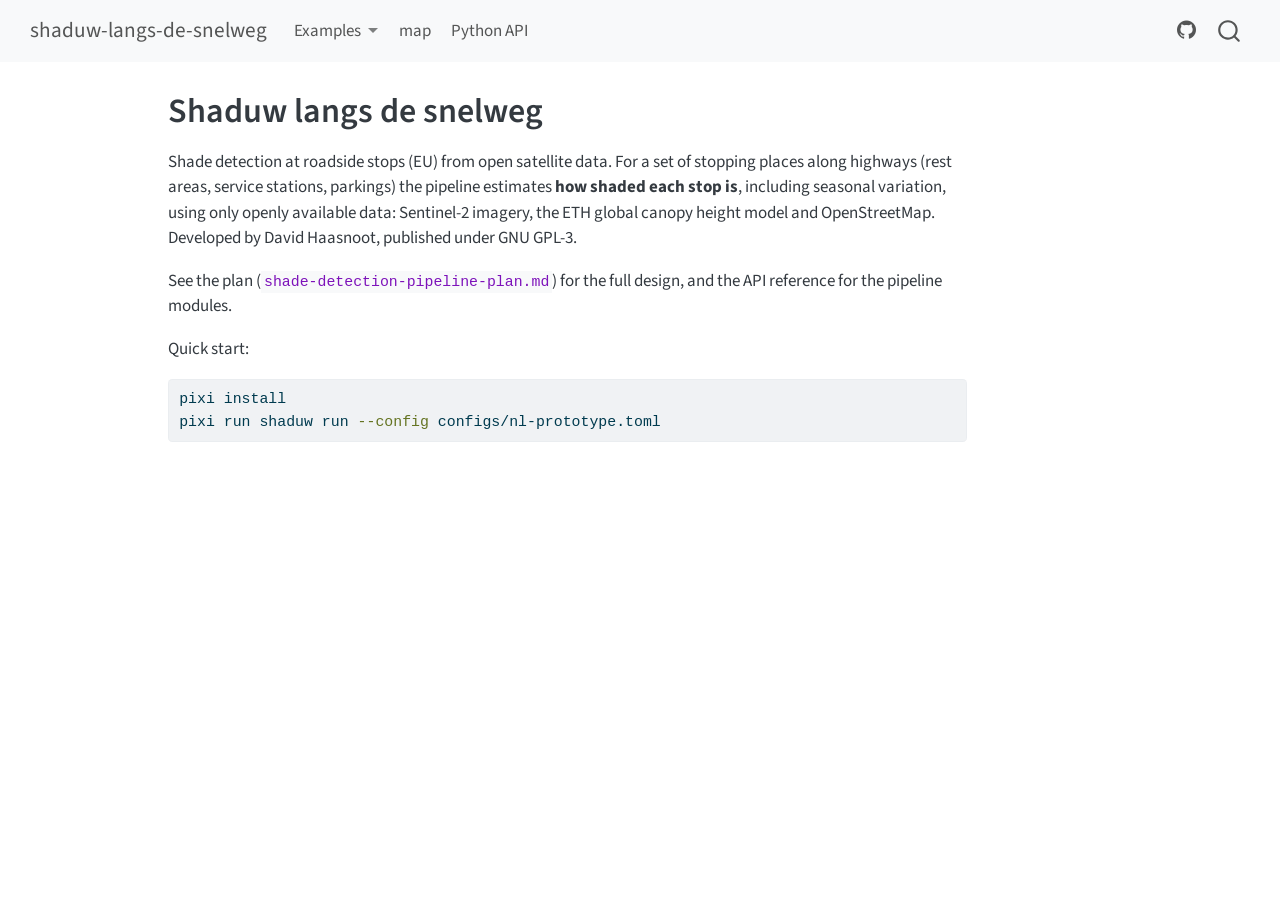
<file: index.html>
<!DOCTYPE html>
<html xmlns="http://www.w3.org/1999/xhtml" lang="en" xml:lang="en"><head>

<meta charset="utf-8">
<meta name="generator" content="quarto-1.5.57">

<meta name="viewport" content="width=device-width, initial-scale=1.0, user-scalable=yes">


<title>Shaduw langs de snelweg – shaduw-langs-de-snelweg</title>
<style>
code{white-space: pre-wrap;}
span.smallcaps{font-variant: small-caps;}
div.columns{display: flex; gap: min(4vw, 1.5em);}
div.column{flex: auto; overflow-x: auto;}
div.hanging-indent{margin-left: 1.5em; text-indent: -1.5em;}
ul.task-list{list-style: none;}
ul.task-list li input[type="checkbox"] {
  width: 0.8em;
  margin: 0 0.8em 0.2em -1em; /* quarto-specific, see https://github.com/quarto-dev/quarto-cli/issues/4556 */ 
  vertical-align: middle;
}
/* CSS for syntax highlighting */
pre > code.sourceCode { white-space: pre; position: relative; }
pre > code.sourceCode > span { line-height: 1.25; }
pre > code.sourceCode > span:empty { height: 1.2em; }
.sourceCode { overflow: visible; }
code.sourceCode > span { color: inherit; text-decoration: inherit; }
div.sourceCode { margin: 1em 0; }
pre.sourceCode { margin: 0; }
@media screen {
div.sourceCode { overflow: auto; }
}
@media print {
pre > code.sourceCode { white-space: pre-wrap; }
pre > code.sourceCode > span { display: inline-block; text-indent: -5em; padding-left: 5em; }
}
pre.numberSource code
  { counter-reset: source-line 0; }
pre.numberSource code > span
  { position: relative; left: -4em; counter-increment: source-line; }
pre.numberSource code > span > a:first-child::before
  { content: counter(source-line);
    position: relative; left: -1em; text-align: right; vertical-align: baseline;
    border: none; display: inline-block;
    -webkit-touch-callout: none; -webkit-user-select: none;
    -khtml-user-select: none; -moz-user-select: none;
    -ms-user-select: none; user-select: none;
    padding: 0 4px; width: 4em;
  }
pre.numberSource { margin-left: 3em;  padding-left: 4px; }
div.sourceCode
  {   }
@media screen {
pre > code.sourceCode > span > a:first-child::before { text-decoration: underline; }
}
</style>


<script src="site_libs/quarto-nav/quarto-nav.js"></script>
<script src="site_libs/quarto-nav/headroom.min.js"></script>
<script src="site_libs/clipboard/clipboard.min.js"></script>
<script src="site_libs/quarto-search/autocomplete.umd.js"></script>
<script src="site_libs/quarto-search/fuse.min.js"></script>
<script src="site_libs/quarto-search/quarto-search.js"></script>
<meta name="quarto:offset" content="./">
<script src="site_libs/quarto-html/quarto.js"></script>
<script src="site_libs/quarto-html/popper.min.js"></script>
<script src="site_libs/quarto-html/tippy.umd.min.js"></script>
<script src="site_libs/quarto-html/anchor.min.js"></script>
<link href="site_libs/quarto-html/tippy.css" rel="stylesheet">
<link href="site_libs/quarto-html/quarto-syntax-highlighting.css" rel="stylesheet" id="quarto-text-highlighting-styles">
<script src="site_libs/bootstrap/bootstrap.min.js"></script>
<link href="site_libs/bootstrap/bootstrap-icons.css" rel="stylesheet">
<link href="site_libs/bootstrap/bootstrap.min.css" rel="stylesheet" id="quarto-bootstrap" data-mode="light">
<script id="quarto-search-options" type="application/json">{
  "location": "navbar",
  "copy-button": false,
  "collapse-after": 3,
  "panel-placement": "end",
  "type": "overlay",
  "limit": 50,
  "keyboard-shortcut": [
    "f",
    "/",
    "s"
  ],
  "show-item-context": false,
  "language": {
    "search-no-results-text": "No results",
    "search-matching-documents-text": "matching documents",
    "search-copy-link-title": "Copy link to search",
    "search-hide-matches-text": "Hide additional matches",
    "search-more-match-text": "more match in this document",
    "search-more-matches-text": "more matches in this document",
    "search-clear-button-title": "Clear",
    "search-text-placeholder": "",
    "search-detached-cancel-button-title": "Cancel",
    "search-submit-button-title": "Submit",
    "search-label": "Search"
  }
}</script>


</head>

<body class="nav-fixed">

<div id="quarto-search-results"></div>
  <header id="quarto-header" class="headroom fixed-top">
    <nav class="navbar navbar-expand-lg " data-bs-theme="dark">
      <div class="navbar-container container-fluid">
      <div class="navbar-brand-container mx-auto">
    <a class="navbar-brand" href="./index.html">
    <span class="navbar-title">shaduw-langs-de-snelweg</span>
    </a>
  </div>
            <div id="quarto-search" class="" title="Search"></div>
          <button class="navbar-toggler" type="button" data-bs-toggle="collapse" data-bs-target="#navbarCollapse" aria-controls="navbarCollapse" role="menu" aria-expanded="false" aria-label="Toggle navigation" onclick="if (window.quartoToggleHeadroom) { window.quartoToggleHeadroom(); }">
  <span class="navbar-toggler-icon"></span>
</button>
          <div class="collapse navbar-collapse" id="navbarCollapse">
            <ul class="navbar-nav navbar-nav-scroll me-auto">
  <li class="nav-item dropdown ">
    <a class="nav-link dropdown-toggle" href="#" id="nav-menu-examples" role="link" data-bs-toggle="dropdown" aria-expanded="false">
 <span class="menu-text">Examples</span>
    </a>
    <ul class="dropdown-menu" aria-labelledby="nav-menu-examples">    
        <li>
    <a class="dropdown-item" href="./examples/notebooks/introduction.html">
 <span class="dropdown-text">Introduction: shadow model demo</span></a>
  </li>  
    </ul>
  </li>
  <li class="nav-item">
    <a class="nav-link" href="./examples/stops_shade_map.html"> 
<span class="menu-text">map</span></a>
  </li>  
  <li class="nav-item">
    <a class="nav-link" href="./reference/index.html"> 
<span class="menu-text">Python API</span></a>
  </li>  
</ul>
            <ul class="navbar-nav navbar-nav-scroll ms-auto">
  <li class="nav-item compact">
    <a class="nav-link" href="https://github.com/daafip/shaduw-langs-de-snelweg"> <i class="bi bi-github" role="img" aria-label="GitHub">
</i> 
<span class="menu-text"></span></a>
  </li>  
</ul>
          </div> <!-- /navcollapse -->
            <div class="quarto-navbar-tools">
</div>
      </div> <!-- /container-fluid -->
    </nav>
</header>
<!-- content -->
<div id="quarto-content" class="quarto-container page-columns page-rows-contents page-layout-article page-navbar">
<!-- sidebar -->
<!-- margin-sidebar -->
    <div id="quarto-margin-sidebar" class="sidebar margin-sidebar zindex-bottom">
        
    </div>
<!-- main -->
<main class="content" id="quarto-document-content">

<header id="title-block-header" class="quarto-title-block default">
<div class="quarto-title">
<h1 class="title">Shaduw langs de snelweg</h1>
</div>



<div class="quarto-title-meta">

    
  
    
  </div>
  


</header>


<p>Shade detection at roadside stops (EU) from open satellite data. For a set of stopping places along highways (rest areas, service stations, parkings) the pipeline estimates <strong>how shaded each stop is</strong>, including seasonal variation, using only openly available data: Sentinel-2 imagery, the ETH global canopy height model and OpenStreetMap. Developed by David Haasnoot, published under GNU GPL-3.</p>
<p>See the plan (<code>shade-detection-pipeline-plan.md</code>) for the full design, and the API reference for the pipeline modules.</p>
<p>Quick start:</p>
<div class="sourceCode" id="cb1"><pre class="sourceCode bash code-with-copy"><code class="sourceCode bash"><span id="cb1-1"><a href="#cb1-1" aria-hidden="true" tabindex="-1"></a><span class="ex">pixi</span> install</span>
<span id="cb1-2"><a href="#cb1-2" aria-hidden="true" tabindex="-1"></a><span class="ex">pixi</span> run shaduw run <span class="at">--config</span> configs/nl-prototype.toml</span></code><button title="Copy to Clipboard" class="code-copy-button"><i class="bi"></i></button></pre></div>



</main> <!-- /main -->
<script id="quarto-html-after-body" type="application/javascript">
window.document.addEventListener("DOMContentLoaded", function (event) {
  const toggleBodyColorMode = (bsSheetEl) => {
    const mode = bsSheetEl.getAttribute("data-mode");
    const bodyEl = window.document.querySelector("body");
    if (mode === "dark") {
      bodyEl.classList.add("quarto-dark");
      bodyEl.classList.remove("quarto-light");
    } else {
      bodyEl.classList.add("quarto-light");
      bodyEl.classList.remove("quarto-dark");
    }
  }
  const toggleBodyColorPrimary = () => {
    const bsSheetEl = window.document.querySelector("link#quarto-bootstrap");
    if (bsSheetEl) {
      toggleBodyColorMode(bsSheetEl);
    }
  }
  toggleBodyColorPrimary();  
  const icon = "";
  const anchorJS = new window.AnchorJS();
  anchorJS.options = {
    placement: 'right',
    icon: icon
  };
  anchorJS.add('.anchored');
  const isCodeAnnotation = (el) => {
    for (const clz of el.classList) {
      if (clz.startsWith('code-annotation-')) {                     
        return true;
      }
    }
    return false;
  }
  const onCopySuccess = function(e) {
    // button target
    const button = e.trigger;
    // don't keep focus
    button.blur();
    // flash "checked"
    button.classList.add('code-copy-button-checked');
    var currentTitle = button.getAttribute("title");
    button.setAttribute("title", "Copied!");
    let tooltip;
    if (window.bootstrap) {
      button.setAttribute("data-bs-toggle", "tooltip");
      button.setAttribute("data-bs-placement", "left");
      button.setAttribute("data-bs-title", "Copied!");
      tooltip = new bootstrap.Tooltip(button, 
        { trigger: "manual", 
          customClass: "code-copy-button-tooltip",
          offset: [0, -8]});
      tooltip.show();    
    }
    setTimeout(function() {
      if (tooltip) {
        tooltip.hide();
        button.removeAttribute("data-bs-title");
        button.removeAttribute("data-bs-toggle");
        button.removeAttribute("data-bs-placement");
      }
      button.setAttribute("title", currentTitle);
      button.classList.remove('code-copy-button-checked');
    }, 1000);
    // clear code selection
    e.clearSelection();
  }
  const getTextToCopy = function(trigger) {
      const codeEl = trigger.previousElementSibling.cloneNode(true);
      for (const childEl of codeEl.children) {
        if (isCodeAnnotation(childEl)) {
          childEl.remove();
        }
      }
      return codeEl.innerText;
  }
  const clipboard = new window.ClipboardJS('.code-copy-button:not([data-in-quarto-modal])', {
    text: getTextToCopy
  });
  clipboard.on('success', onCopySuccess);
  if (window.document.getElementById('quarto-embedded-source-code-modal')) {
    // For code content inside modals, clipBoardJS needs to be initialized with a container option
    // TODO: Check when it could be a function (https://github.com/zenorocha/clipboard.js/issues/860)
    const clipboardModal = new window.ClipboardJS('.code-copy-button[data-in-quarto-modal]', {
      text: getTextToCopy,
      container: window.document.getElementById('quarto-embedded-source-code-modal')
    });
    clipboardModal.on('success', onCopySuccess);
  }
    var localhostRegex = new RegExp(/^(?:http|https):\/\/localhost\:?[0-9]*\//);
    var mailtoRegex = new RegExp(/^mailto:/);
      var filterRegex = new RegExp('/' + window.location.host + '/');
    var isInternal = (href) => {
        return filterRegex.test(href) || localhostRegex.test(href) || mailtoRegex.test(href);
    }
    // Inspect non-navigation links and adorn them if external
 	var links = window.document.querySelectorAll('a[href]:not(.nav-link):not(.navbar-brand):not(.toc-action):not(.sidebar-link):not(.sidebar-item-toggle):not(.pagination-link):not(.no-external):not([aria-hidden]):not(.dropdown-item):not(.quarto-navigation-tool):not(.about-link)');
    for (var i=0; i<links.length; i++) {
      const link = links[i];
      if (!isInternal(link.href)) {
        // undo the damage that might have been done by quarto-nav.js in the case of
        // links that we want to consider external
        if (link.dataset.originalHref !== undefined) {
          link.href = link.dataset.originalHref;
        }
      }
    }
  function tippyHover(el, contentFn, onTriggerFn, onUntriggerFn) {
    const config = {
      allowHTML: true,
      maxWidth: 500,
      delay: 100,
      arrow: false,
      appendTo: function(el) {
          return el.parentElement;
      },
      interactive: true,
      interactiveBorder: 10,
      theme: 'quarto',
      placement: 'bottom-start',
    };
    if (contentFn) {
      config.content = contentFn;
    }
    if (onTriggerFn) {
      config.onTrigger = onTriggerFn;
    }
    if (onUntriggerFn) {
      config.onUntrigger = onUntriggerFn;
    }
    window.tippy(el, config); 
  }
  const noterefs = window.document.querySelectorAll('a[role="doc-noteref"]');
  for (var i=0; i<noterefs.length; i++) {
    const ref = noterefs[i];
    tippyHover(ref, function() {
      // use id or data attribute instead here
      let href = ref.getAttribute('data-footnote-href') || ref.getAttribute('href');
      try { href = new URL(href).hash; } catch {}
      const id = href.replace(/^#\/?/, "");
      const note = window.document.getElementById(id);
      if (note) {
        return note.innerHTML;
      } else {
        return "";
      }
    });
  }
  const xrefs = window.document.querySelectorAll('a.quarto-xref');
  const processXRef = (id, note) => {
    // Strip column container classes
    const stripColumnClz = (el) => {
      el.classList.remove("page-full", "page-columns");
      if (el.children) {
        for (const child of el.children) {
          stripColumnClz(child);
        }
      }
    }
    stripColumnClz(note)
    if (id === null || id.startsWith('sec-')) {
      // Special case sections, only their first couple elements
      const container = document.createElement("div");
      if (note.children && note.children.length > 2) {
        container.appendChild(note.children[0].cloneNode(true));
        for (let i = 1; i < note.children.length; i++) {
          const child = note.children[i];
          if (child.tagName === "P" && child.innerText === "") {
            continue;
          } else {
            container.appendChild(child.cloneNode(true));
            break;
          }
        }
        if (window.Quarto?.typesetMath) {
          window.Quarto.typesetMath(container);
        }
        return container.innerHTML
      } else {
        if (window.Quarto?.typesetMath) {
          window.Quarto.typesetMath(note);
        }
        return note.innerHTML;
      }
    } else {
      // Remove any anchor links if they are present
      const anchorLink = note.querySelector('a.anchorjs-link');
      if (anchorLink) {
        anchorLink.remove();
      }
      if (window.Quarto?.typesetMath) {
        window.Quarto.typesetMath(note);
      }
      // TODO in 1.5, we should make sure this works without a callout special case
      if (note.classList.contains("callout")) {
        return note.outerHTML;
      } else {
        return note.innerHTML;
      }
    }
  }
  for (var i=0; i<xrefs.length; i++) {
    const xref = xrefs[i];
    tippyHover(xref, undefined, function(instance) {
      instance.disable();
      let url = xref.getAttribute('href');
      let hash = undefined; 
      if (url.startsWith('#')) {
        hash = url;
      } else {
        try { hash = new URL(url).hash; } catch {}
      }
      if (hash) {
        const id = hash.replace(/^#\/?/, "");
        const note = window.document.getElementById(id);
        if (note !== null) {
          try {
            const html = processXRef(id, note.cloneNode(true));
            instance.setContent(html);
          } finally {
            instance.enable();
            instance.show();
          }
        } else {
          // See if we can fetch this
          fetch(url.split('#')[0])
          .then(res => res.text())
          .then(html => {
            const parser = new DOMParser();
            const htmlDoc = parser.parseFromString(html, "text/html");
            const note = htmlDoc.getElementById(id);
            if (note !== null) {
              const html = processXRef(id, note);
              instance.setContent(html);
            } 
          }).finally(() => {
            instance.enable();
            instance.show();
          });
        }
      } else {
        // See if we can fetch a full url (with no hash to target)
        // This is a special case and we should probably do some content thinning / targeting
        fetch(url)
        .then(res => res.text())
        .then(html => {
          const parser = new DOMParser();
          const htmlDoc = parser.parseFromString(html, "text/html");
          const note = htmlDoc.querySelector('main.content');
          if (note !== null) {
            // This should only happen for chapter cross references
            // (since there is no id in the URL)
            // remove the first header
            if (note.children.length > 0 && note.children[0].tagName === "HEADER") {
              note.children[0].remove();
            }
            const html = processXRef(null, note);
            instance.setContent(html);
          } 
        }).finally(() => {
          instance.enable();
          instance.show();
        });
      }
    }, function(instance) {
    });
  }
      let selectedAnnoteEl;
      const selectorForAnnotation = ( cell, annotation) => {
        let cellAttr = 'data-code-cell="' + cell + '"';
        let lineAttr = 'data-code-annotation="' +  annotation + '"';
        const selector = 'span[' + cellAttr + '][' + lineAttr + ']';
        return selector;
      }
      const selectCodeLines = (annoteEl) => {
        const doc = window.document;
        const targetCell = annoteEl.getAttribute("data-target-cell");
        const targetAnnotation = annoteEl.getAttribute("data-target-annotation");
        const annoteSpan = window.document.querySelector(selectorForAnnotation(targetCell, targetAnnotation));
        const lines = annoteSpan.getAttribute("data-code-lines").split(",");
        const lineIds = lines.map((line) => {
          return targetCell + "-" + line;
        })
        let top = null;
        let height = null;
        let parent = null;
        if (lineIds.length > 0) {
            //compute the position of the single el (top and bottom and make a div)
            const el = window.document.getElementById(lineIds[0]);
            top = el.offsetTop;
            height = el.offsetHeight;
            parent = el.parentElement.parentElement;
          if (lineIds.length > 1) {
            const lastEl = window.document.getElementById(lineIds[lineIds.length - 1]);
            const bottom = lastEl.offsetTop + lastEl.offsetHeight;
            height = bottom - top;
          }
          if (top !== null && height !== null && parent !== null) {
            // cook up a div (if necessary) and position it 
            let div = window.document.getElementById("code-annotation-line-highlight");
            if (div === null) {
              div = window.document.createElement("div");
              div.setAttribute("id", "code-annotation-line-highlight");
              div.style.position = 'absolute';
              parent.appendChild(div);
            }
            div.style.top = top - 2 + "px";
            div.style.height = height + 4 + "px";
            div.style.left = 0;
            let gutterDiv = window.document.getElementById("code-annotation-line-highlight-gutter");
            if (gutterDiv === null) {
              gutterDiv = window.document.createElement("div");
              gutterDiv.setAttribute("id", "code-annotation-line-highlight-gutter");
              gutterDiv.style.position = 'absolute';
              const codeCell = window.document.getElementById(targetCell);
              const gutter = codeCell.querySelector('.code-annotation-gutter');
              gutter.appendChild(gutterDiv);
            }
            gutterDiv.style.top = top - 2 + "px";
            gutterDiv.style.height = height + 4 + "px";
          }
          selectedAnnoteEl = annoteEl;
        }
      };
      const unselectCodeLines = () => {
        const elementsIds = ["code-annotation-line-highlight", "code-annotation-line-highlight-gutter"];
        elementsIds.forEach((elId) => {
          const div = window.document.getElementById(elId);
          if (div) {
            div.remove();
          }
        });
        selectedAnnoteEl = undefined;
      };
        // Handle positioning of the toggle
    window.addEventListener(
      "resize",
      throttle(() => {
        elRect = undefined;
        if (selectedAnnoteEl) {
          selectCodeLines(selectedAnnoteEl);
        }
      }, 10)
    );
    function throttle(fn, ms) {
    let throttle = false;
    let timer;
      return (...args) => {
        if(!throttle) { // first call gets through
            fn.apply(this, args);
            throttle = true;
        } else { // all the others get throttled
            if(timer) clearTimeout(timer); // cancel #2
            timer = setTimeout(() => {
              fn.apply(this, args);
              timer = throttle = false;
            }, ms);
        }
      };
    }
      // Attach click handler to the DT
      const annoteDls = window.document.querySelectorAll('dt[data-target-cell]');
      for (const annoteDlNode of annoteDls) {
        annoteDlNode.addEventListener('click', (event) => {
          const clickedEl = event.target;
          if (clickedEl !== selectedAnnoteEl) {
            unselectCodeLines();
            const activeEl = window.document.querySelector('dt[data-target-cell].code-annotation-active');
            if (activeEl) {
              activeEl.classList.remove('code-annotation-active');
            }
            selectCodeLines(clickedEl);
            clickedEl.classList.add('code-annotation-active');
          } else {
            // Unselect the line
            unselectCodeLines();
            clickedEl.classList.remove('code-annotation-active');
          }
        });
      }
  const findCites = (el) => {
    const parentEl = el.parentElement;
    if (parentEl) {
      const cites = parentEl.dataset.cites;
      if (cites) {
        return {
          el,
          cites: cites.split(' ')
        };
      } else {
        return findCites(el.parentElement)
      }
    } else {
      return undefined;
    }
  };
  var bibliorefs = window.document.querySelectorAll('a[role="doc-biblioref"]');
  for (var i=0; i<bibliorefs.length; i++) {
    const ref = bibliorefs[i];
    const citeInfo = findCites(ref);
    if (citeInfo) {
      tippyHover(citeInfo.el, function() {
        var popup = window.document.createElement('div');
        citeInfo.cites.forEach(function(cite) {
          var citeDiv = window.document.createElement('div');
          citeDiv.classList.add('hanging-indent');
          citeDiv.classList.add('csl-entry');
          var biblioDiv = window.document.getElementById('ref-' + cite);
          if (biblioDiv) {
            citeDiv.innerHTML = biblioDiv.innerHTML;
          }
          popup.appendChild(citeDiv);
        });
        return popup.innerHTML;
      });
    }
  }
});
</script>
</div> <!-- /content -->




</body></html>
</file>
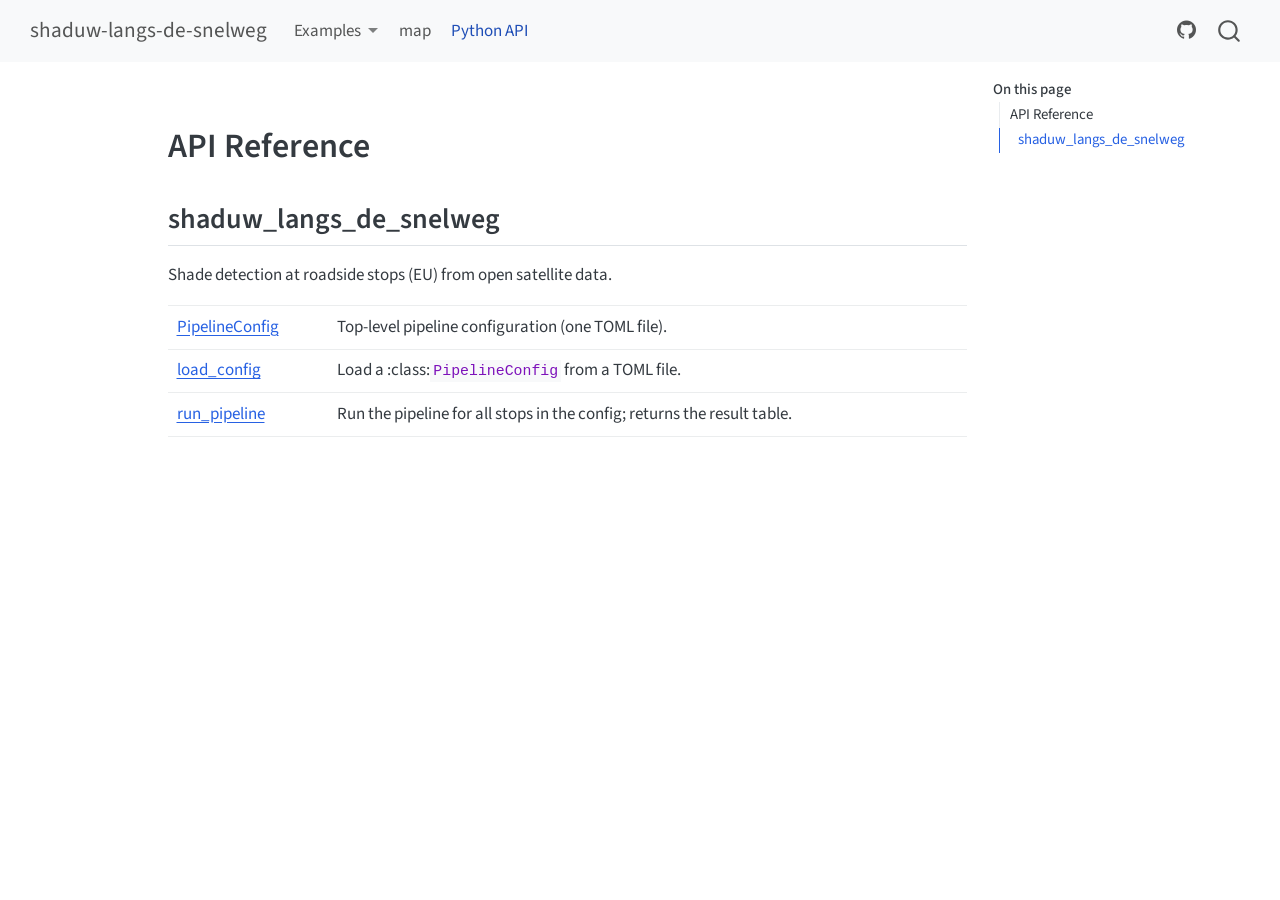
<file: reference/index.html>
<!DOCTYPE html>
<html xmlns="http://www.w3.org/1999/xhtml" lang="en" xml:lang="en"><head>

<meta charset="utf-8">
<meta name="generator" content="quarto-1.5.57">

<meta name="viewport" content="width=device-width, initial-scale=1.0, user-scalable=yes">


<title>index – shaduw-langs-de-snelweg</title>
<style>
code{white-space: pre-wrap;}
span.smallcaps{font-variant: small-caps;}
div.columns{display: flex; gap: min(4vw, 1.5em);}
div.column{flex: auto; overflow-x: auto;}
div.hanging-indent{margin-left: 1.5em; text-indent: -1.5em;}
ul.task-list{list-style: none;}
ul.task-list li input[type="checkbox"] {
  width: 0.8em;
  margin: 0 0.8em 0.2em -1em; /* quarto-specific, see https://github.com/quarto-dev/quarto-cli/issues/4556 */ 
  vertical-align: middle;
}
</style>


<script src="../site_libs/quarto-nav/quarto-nav.js"></script>
<script src="../site_libs/quarto-nav/headroom.min.js"></script>
<script src="../site_libs/clipboard/clipboard.min.js"></script>
<script src="../site_libs/quarto-search/autocomplete.umd.js"></script>
<script src="../site_libs/quarto-search/fuse.min.js"></script>
<script src="../site_libs/quarto-search/quarto-search.js"></script>
<meta name="quarto:offset" content="../">
<script src="../site_libs/quarto-html/quarto.js"></script>
<script src="../site_libs/quarto-html/popper.min.js"></script>
<script src="../site_libs/quarto-html/tippy.umd.min.js"></script>
<script src="../site_libs/quarto-html/anchor.min.js"></script>
<link href="../site_libs/quarto-html/tippy.css" rel="stylesheet">
<link href="../site_libs/quarto-html/quarto-syntax-highlighting.css" rel="stylesheet" id="quarto-text-highlighting-styles">
<script src="../site_libs/bootstrap/bootstrap.min.js"></script>
<link href="../site_libs/bootstrap/bootstrap-icons.css" rel="stylesheet">
<link href="../site_libs/bootstrap/bootstrap.min.css" rel="stylesheet" id="quarto-bootstrap" data-mode="light">
<script id="quarto-search-options" type="application/json">{
  "location": "navbar",
  "copy-button": false,
  "collapse-after": 3,
  "panel-placement": "end",
  "type": "overlay",
  "limit": 50,
  "keyboard-shortcut": [
    "f",
    "/",
    "s"
  ],
  "show-item-context": false,
  "language": {
    "search-no-results-text": "No results",
    "search-matching-documents-text": "matching documents",
    "search-copy-link-title": "Copy link to search",
    "search-hide-matches-text": "Hide additional matches",
    "search-more-match-text": "more match in this document",
    "search-more-matches-text": "more matches in this document",
    "search-clear-button-title": "Clear",
    "search-text-placeholder": "",
    "search-detached-cancel-button-title": "Cancel",
    "search-submit-button-title": "Submit",
    "search-label": "Search"
  }
}</script>


</head>

<body class="nav-fixed">

<div id="quarto-search-results"></div>
  <header id="quarto-header" class="headroom fixed-top">
    <nav class="navbar navbar-expand-lg " data-bs-theme="dark">
      <div class="navbar-container container-fluid">
      <div class="navbar-brand-container mx-auto">
    <a class="navbar-brand" href="../index.html">
    <span class="navbar-title">shaduw-langs-de-snelweg</span>
    </a>
  </div>
            <div id="quarto-search" class="" title="Search"></div>
          <button class="navbar-toggler" type="button" data-bs-toggle="collapse" data-bs-target="#navbarCollapse" aria-controls="navbarCollapse" role="menu" aria-expanded="false" aria-label="Toggle navigation" onclick="if (window.quartoToggleHeadroom) { window.quartoToggleHeadroom(); }">
  <span class="navbar-toggler-icon"></span>
</button>
          <div class="collapse navbar-collapse" id="navbarCollapse">
            <ul class="navbar-nav navbar-nav-scroll me-auto">
  <li class="nav-item dropdown ">
    <a class="nav-link dropdown-toggle" href="#" id="nav-menu-examples" role="link" data-bs-toggle="dropdown" aria-expanded="false">
 <span class="menu-text">Examples</span>
    </a>
    <ul class="dropdown-menu" aria-labelledby="nav-menu-examples">    
        <li>
    <a class="dropdown-item" href="../examples/notebooks/introduction.html">
 <span class="dropdown-text">Introduction: shadow model demo</span></a>
  </li>  
    </ul>
  </li>
  <li class="nav-item">
    <a class="nav-link" href="../examples/stops_shade_map.html"> 
<span class="menu-text">map</span></a>
  </li>  
  <li class="nav-item">
    <a class="nav-link active" href="../reference/index.html" aria-current="page"> 
<span class="menu-text">Python API</span></a>
  </li>  
</ul>
            <ul class="navbar-nav navbar-nav-scroll ms-auto">
  <li class="nav-item compact">
    <a class="nav-link" href="https://github.com/daafip/shaduw-langs-de-snelweg"> <i class="bi bi-github" role="img" aria-label="GitHub">
</i> 
<span class="menu-text"></span></a>
  </li>  
</ul>
          </div> <!-- /navcollapse -->
            <div class="quarto-navbar-tools">
</div>
      </div> <!-- /container-fluid -->
    </nav>
</header>
<!-- content -->
<div id="quarto-content" class="quarto-container page-columns page-rows-contents page-layout-article page-navbar">
<!-- sidebar -->
<!-- margin-sidebar -->
    <div id="quarto-margin-sidebar" class="sidebar margin-sidebar">
        <nav id="TOC" role="doc-toc" class="toc-active">
    <h2 id="toc-title">On this page</h2>
   
  <ul>
  <li><a href="#api-reference" id="toc-api-reference" class="nav-link active" data-scroll-target="#api-reference">API Reference</a>
  <ul class="collapse">
  <li><a href="#shaduw_langs_de_snelweg" id="toc-shaduw_langs_de_snelweg" class="nav-link" data-scroll-target="#shaduw_langs_de_snelweg">shaduw_langs_de_snelweg</a></li>
  </ul></li>
  </ul>
</nav>
    </div>
<!-- main -->
<main class="content" id="quarto-document-content">




<section id="api-reference" class="level1 doc doc-index">
<h1 class="doc doc-index">API Reference</h1>
<section id="shaduw_langs_de_snelweg" class="level2">
<h2 class="anchored" data-anchor-id="shaduw_langs_de_snelweg">shaduw_langs_de_snelweg</h2>
<p>Shade detection at roadside stops (EU) from open satellite data.</p>
<table class="caption-top table">
<tbody>
<tr class="odd">
<td><a href="../reference/PipelineConfig.html#shaduw_langs_de_snelweg.PipelineConfig">PipelineConfig</a></td>
<td>Top-level pipeline configuration (one TOML file).</td>
</tr>
<tr class="even">
<td><a href="../reference/load_config.html#shaduw_langs_de_snelweg.load_config">load_config</a></td>
<td>Load a :class:<code>PipelineConfig</code> from a TOML file.</td>
</tr>
<tr class="odd">
<td><a href="../reference/run_pipeline.html#shaduw_langs_de_snelweg.run_pipeline">run_pipeline</a></td>
<td>Run the pipeline for all stops in the config; returns the result table.</td>
</tr>
</tbody>
</table>


</section>
</section>

</main> <!-- /main -->
<script id="quarto-html-after-body" type="application/javascript">
window.document.addEventListener("DOMContentLoaded", function (event) {
  const toggleBodyColorMode = (bsSheetEl) => {
    const mode = bsSheetEl.getAttribute("data-mode");
    const bodyEl = window.document.querySelector("body");
    if (mode === "dark") {
      bodyEl.classList.add("quarto-dark");
      bodyEl.classList.remove("quarto-light");
    } else {
      bodyEl.classList.add("quarto-light");
      bodyEl.classList.remove("quarto-dark");
    }
  }
  const toggleBodyColorPrimary = () => {
    const bsSheetEl = window.document.querySelector("link#quarto-bootstrap");
    if (bsSheetEl) {
      toggleBodyColorMode(bsSheetEl);
    }
  }
  toggleBodyColorPrimary();  
  const icon = "";
  const anchorJS = new window.AnchorJS();
  anchorJS.options = {
    placement: 'right',
    icon: icon
  };
  anchorJS.add('.anchored');
  const isCodeAnnotation = (el) => {
    for (const clz of el.classList) {
      if (clz.startsWith('code-annotation-')) {                     
        return true;
      }
    }
    return false;
  }
  const onCopySuccess = function(e) {
    // button target
    const button = e.trigger;
    // don't keep focus
    button.blur();
    // flash "checked"
    button.classList.add('code-copy-button-checked');
    var currentTitle = button.getAttribute("title");
    button.setAttribute("title", "Copied!");
    let tooltip;
    if (window.bootstrap) {
      button.setAttribute("data-bs-toggle", "tooltip");
      button.setAttribute("data-bs-placement", "left");
      button.setAttribute("data-bs-title", "Copied!");
      tooltip = new bootstrap.Tooltip(button, 
        { trigger: "manual", 
          customClass: "code-copy-button-tooltip",
          offset: [0, -8]});
      tooltip.show();    
    }
    setTimeout(function() {
      if (tooltip) {
        tooltip.hide();
        button.removeAttribute("data-bs-title");
        button.removeAttribute("data-bs-toggle");
        button.removeAttribute("data-bs-placement");
      }
      button.setAttribute("title", currentTitle);
      button.classList.remove('code-copy-button-checked');
    }, 1000);
    // clear code selection
    e.clearSelection();
  }
  const getTextToCopy = function(trigger) {
      const codeEl = trigger.previousElementSibling.cloneNode(true);
      for (const childEl of codeEl.children) {
        if (isCodeAnnotation(childEl)) {
          childEl.remove();
        }
      }
      return codeEl.innerText;
  }
  const clipboard = new window.ClipboardJS('.code-copy-button:not([data-in-quarto-modal])', {
    text: getTextToCopy
  });
  clipboard.on('success', onCopySuccess);
  if (window.document.getElementById('quarto-embedded-source-code-modal')) {
    // For code content inside modals, clipBoardJS needs to be initialized with a container option
    // TODO: Check when it could be a function (https://github.com/zenorocha/clipboard.js/issues/860)
    const clipboardModal = new window.ClipboardJS('.code-copy-button[data-in-quarto-modal]', {
      text: getTextToCopy,
      container: window.document.getElementById('quarto-embedded-source-code-modal')
    });
    clipboardModal.on('success', onCopySuccess);
  }
    var localhostRegex = new RegExp(/^(?:http|https):\/\/localhost\:?[0-9]*\//);
    var mailtoRegex = new RegExp(/^mailto:/);
      var filterRegex = new RegExp('/' + window.location.host + '/');
    var isInternal = (href) => {
        return filterRegex.test(href) || localhostRegex.test(href) || mailtoRegex.test(href);
    }
    // Inspect non-navigation links and adorn them if external
 	var links = window.document.querySelectorAll('a[href]:not(.nav-link):not(.navbar-brand):not(.toc-action):not(.sidebar-link):not(.sidebar-item-toggle):not(.pagination-link):not(.no-external):not([aria-hidden]):not(.dropdown-item):not(.quarto-navigation-tool):not(.about-link)');
    for (var i=0; i<links.length; i++) {
      const link = links[i];
      if (!isInternal(link.href)) {
        // undo the damage that might have been done by quarto-nav.js in the case of
        // links that we want to consider external
        if (link.dataset.originalHref !== undefined) {
          link.href = link.dataset.originalHref;
        }
      }
    }
  function tippyHover(el, contentFn, onTriggerFn, onUntriggerFn) {
    const config = {
      allowHTML: true,
      maxWidth: 500,
      delay: 100,
      arrow: false,
      appendTo: function(el) {
          return el.parentElement;
      },
      interactive: true,
      interactiveBorder: 10,
      theme: 'quarto',
      placement: 'bottom-start',
    };
    if (contentFn) {
      config.content = contentFn;
    }
    if (onTriggerFn) {
      config.onTrigger = onTriggerFn;
    }
    if (onUntriggerFn) {
      config.onUntrigger = onUntriggerFn;
    }
    window.tippy(el, config); 
  }
  const noterefs = window.document.querySelectorAll('a[role="doc-noteref"]');
  for (var i=0; i<noterefs.length; i++) {
    const ref = noterefs[i];
    tippyHover(ref, function() {
      // use id or data attribute instead here
      let href = ref.getAttribute('data-footnote-href') || ref.getAttribute('href');
      try { href = new URL(href).hash; } catch {}
      const id = href.replace(/^#\/?/, "");
      const note = window.document.getElementById(id);
      if (note) {
        return note.innerHTML;
      } else {
        return "";
      }
    });
  }
  const xrefs = window.document.querySelectorAll('a.quarto-xref');
  const processXRef = (id, note) => {
    // Strip column container classes
    const stripColumnClz = (el) => {
      el.classList.remove("page-full", "page-columns");
      if (el.children) {
        for (const child of el.children) {
          stripColumnClz(child);
        }
      }
    }
    stripColumnClz(note)
    if (id === null || id.startsWith('sec-')) {
      // Special case sections, only their first couple elements
      const container = document.createElement("div");
      if (note.children && note.children.length > 2) {
        container.appendChild(note.children[0].cloneNode(true));
        for (let i = 1; i < note.children.length; i++) {
          const child = note.children[i];
          if (child.tagName === "P" && child.innerText === "") {
            continue;
          } else {
            container.appendChild(child.cloneNode(true));
            break;
          }
        }
        if (window.Quarto?.typesetMath) {
          window.Quarto.typesetMath(container);
        }
        return container.innerHTML
      } else {
        if (window.Quarto?.typesetMath) {
          window.Quarto.typesetMath(note);
        }
        return note.innerHTML;
      }
    } else {
      // Remove any anchor links if they are present
      const anchorLink = note.querySelector('a.anchorjs-link');
      if (anchorLink) {
        anchorLink.remove();
      }
      if (window.Quarto?.typesetMath) {
        window.Quarto.typesetMath(note);
      }
      // TODO in 1.5, we should make sure this works without a callout special case
      if (note.classList.contains("callout")) {
        return note.outerHTML;
      } else {
        return note.innerHTML;
      }
    }
  }
  for (var i=0; i<xrefs.length; i++) {
    const xref = xrefs[i];
    tippyHover(xref, undefined, function(instance) {
      instance.disable();
      let url = xref.getAttribute('href');
      let hash = undefined; 
      if (url.startsWith('#')) {
        hash = url;
      } else {
        try { hash = new URL(url).hash; } catch {}
      }
      if (hash) {
        const id = hash.replace(/^#\/?/, "");
        const note = window.document.getElementById(id);
        if (note !== null) {
          try {
            const html = processXRef(id, note.cloneNode(true));
            instance.setContent(html);
          } finally {
            instance.enable();
            instance.show();
          }
        } else {
          // See if we can fetch this
          fetch(url.split('#')[0])
          .then(res => res.text())
          .then(html => {
            const parser = new DOMParser();
            const htmlDoc = parser.parseFromString(html, "text/html");
            const note = htmlDoc.getElementById(id);
            if (note !== null) {
              const html = processXRef(id, note);
              instance.setContent(html);
            } 
          }).finally(() => {
            instance.enable();
            instance.show();
          });
        }
      } else {
        // See if we can fetch a full url (with no hash to target)
        // This is a special case and we should probably do some content thinning / targeting
        fetch(url)
        .then(res => res.text())
        .then(html => {
          const parser = new DOMParser();
          const htmlDoc = parser.parseFromString(html, "text/html");
          const note = htmlDoc.querySelector('main.content');
          if (note !== null) {
            // This should only happen for chapter cross references
            // (since there is no id in the URL)
            // remove the first header
            if (note.children.length > 0 && note.children[0].tagName === "HEADER") {
              note.children[0].remove();
            }
            const html = processXRef(null, note);
            instance.setContent(html);
          } 
        }).finally(() => {
          instance.enable();
          instance.show();
        });
      }
    }, function(instance) {
    });
  }
      let selectedAnnoteEl;
      const selectorForAnnotation = ( cell, annotation) => {
        let cellAttr = 'data-code-cell="' + cell + '"';
        let lineAttr = 'data-code-annotation="' +  annotation + '"';
        const selector = 'span[' + cellAttr + '][' + lineAttr + ']';
        return selector;
      }
      const selectCodeLines = (annoteEl) => {
        const doc = window.document;
        const targetCell = annoteEl.getAttribute("data-target-cell");
        const targetAnnotation = annoteEl.getAttribute("data-target-annotation");
        const annoteSpan = window.document.querySelector(selectorForAnnotation(targetCell, targetAnnotation));
        const lines = annoteSpan.getAttribute("data-code-lines").split(",");
        const lineIds = lines.map((line) => {
          return targetCell + "-" + line;
        })
        let top = null;
        let height = null;
        let parent = null;
        if (lineIds.length > 0) {
            //compute the position of the single el (top and bottom and make a div)
            const el = window.document.getElementById(lineIds[0]);
            top = el.offsetTop;
            height = el.offsetHeight;
            parent = el.parentElement.parentElement;
          if (lineIds.length > 1) {
            const lastEl = window.document.getElementById(lineIds[lineIds.length - 1]);
            const bottom = lastEl.offsetTop + lastEl.offsetHeight;
            height = bottom - top;
          }
          if (top !== null && height !== null && parent !== null) {
            // cook up a div (if necessary) and position it 
            let div = window.document.getElementById("code-annotation-line-highlight");
            if (div === null) {
              div = window.document.createElement("div");
              div.setAttribute("id", "code-annotation-line-highlight");
              div.style.position = 'absolute';
              parent.appendChild(div);
            }
            div.style.top = top - 2 + "px";
            div.style.height = height + 4 + "px";
            div.style.left = 0;
            let gutterDiv = window.document.getElementById("code-annotation-line-highlight-gutter");
            if (gutterDiv === null) {
              gutterDiv = window.document.createElement("div");
              gutterDiv.setAttribute("id", "code-annotation-line-highlight-gutter");
              gutterDiv.style.position = 'absolute';
              const codeCell = window.document.getElementById(targetCell);
              const gutter = codeCell.querySelector('.code-annotation-gutter');
              gutter.appendChild(gutterDiv);
            }
            gutterDiv.style.top = top - 2 + "px";
            gutterDiv.style.height = height + 4 + "px";
          }
          selectedAnnoteEl = annoteEl;
        }
      };
      const unselectCodeLines = () => {
        const elementsIds = ["code-annotation-line-highlight", "code-annotation-line-highlight-gutter"];
        elementsIds.forEach((elId) => {
          const div = window.document.getElementById(elId);
          if (div) {
            div.remove();
          }
        });
        selectedAnnoteEl = undefined;
      };
        // Handle positioning of the toggle
    window.addEventListener(
      "resize",
      throttle(() => {
        elRect = undefined;
        if (selectedAnnoteEl) {
          selectCodeLines(selectedAnnoteEl);
        }
      }, 10)
    );
    function throttle(fn, ms) {
    let throttle = false;
    let timer;
      return (...args) => {
        if(!throttle) { // first call gets through
            fn.apply(this, args);
            throttle = true;
        } else { // all the others get throttled
            if(timer) clearTimeout(timer); // cancel #2
            timer = setTimeout(() => {
              fn.apply(this, args);
              timer = throttle = false;
            }, ms);
        }
      };
    }
      // Attach click handler to the DT
      const annoteDls = window.document.querySelectorAll('dt[data-target-cell]');
      for (const annoteDlNode of annoteDls) {
        annoteDlNode.addEventListener('click', (event) => {
          const clickedEl = event.target;
          if (clickedEl !== selectedAnnoteEl) {
            unselectCodeLines();
            const activeEl = window.document.querySelector('dt[data-target-cell].code-annotation-active');
            if (activeEl) {
              activeEl.classList.remove('code-annotation-active');
            }
            selectCodeLines(clickedEl);
            clickedEl.classList.add('code-annotation-active');
          } else {
            // Unselect the line
            unselectCodeLines();
            clickedEl.classList.remove('code-annotation-active');
          }
        });
      }
  const findCites = (el) => {
    const parentEl = el.parentElement;
    if (parentEl) {
      const cites = parentEl.dataset.cites;
      if (cites) {
        return {
          el,
          cites: cites.split(' ')
        };
      } else {
        return findCites(el.parentElement)
      }
    } else {
      return undefined;
    }
  };
  var bibliorefs = window.document.querySelectorAll('a[role="doc-biblioref"]');
  for (var i=0; i<bibliorefs.length; i++) {
    const ref = bibliorefs[i];
    const citeInfo = findCites(ref);
    if (citeInfo) {
      tippyHover(citeInfo.el, function() {
        var popup = window.document.createElement('div');
        citeInfo.cites.forEach(function(cite) {
          var citeDiv = window.document.createElement('div');
          citeDiv.classList.add('hanging-indent');
          citeDiv.classList.add('csl-entry');
          var biblioDiv = window.document.getElementById('ref-' + cite);
          if (biblioDiv) {
            citeDiv.innerHTML = biblioDiv.innerHTML;
          }
          popup.appendChild(citeDiv);
        });
        return popup.innerHTML;
      });
    }
  }
});
</script>
</div> <!-- /content -->




</body></html>
</file>
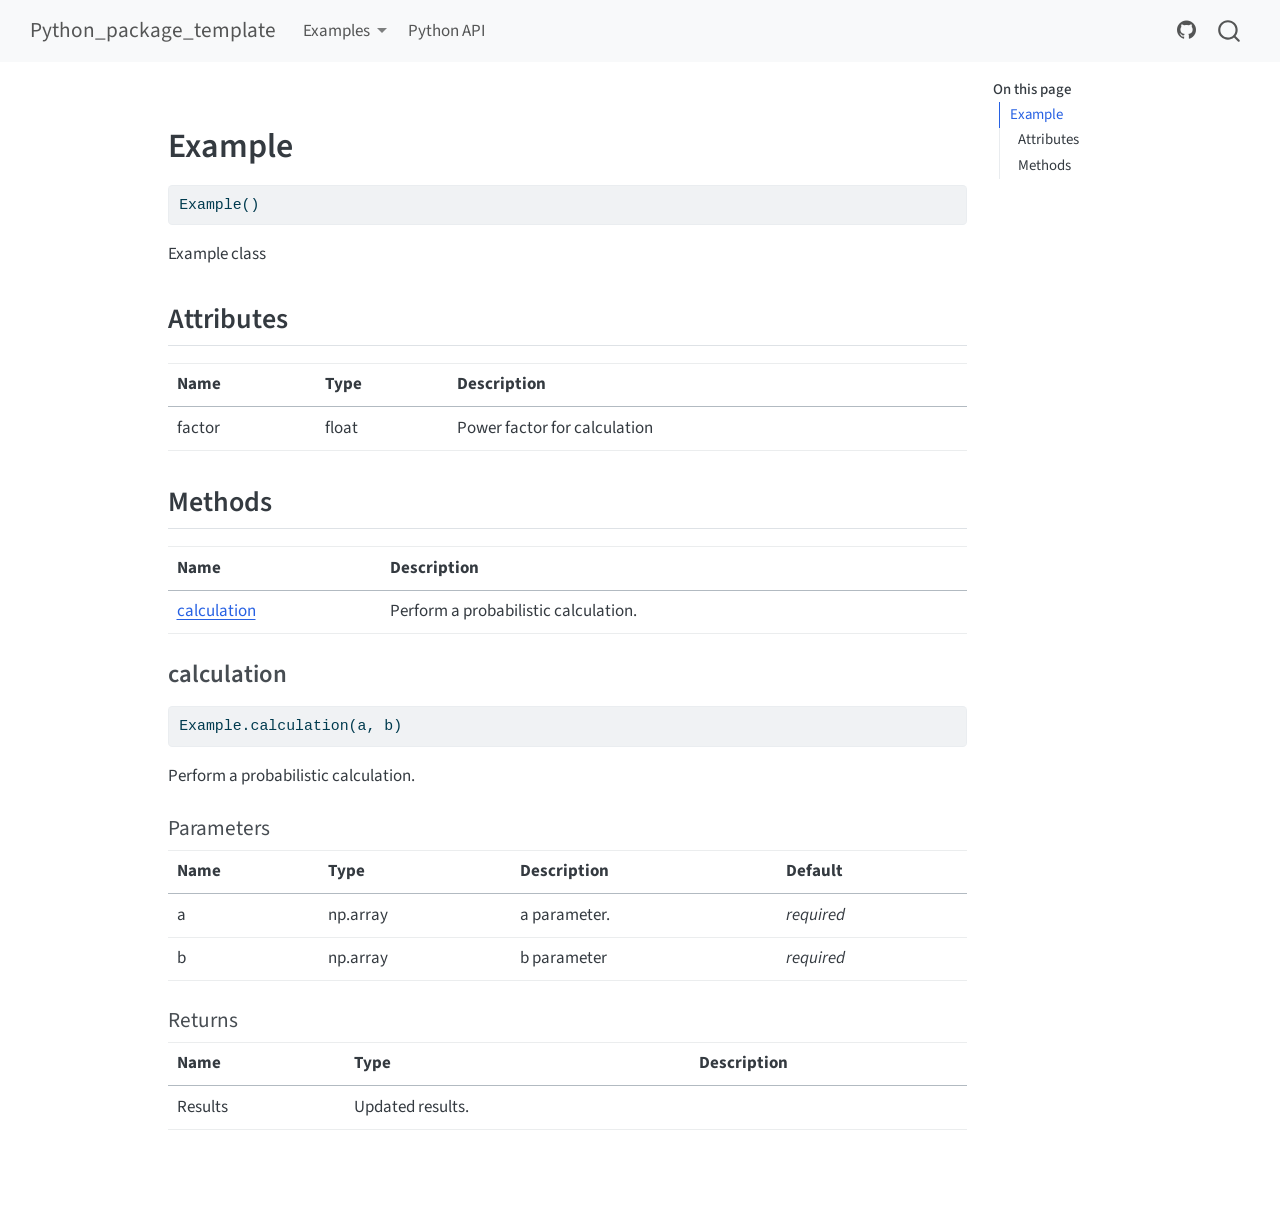
<file: reference/Example.html>
<!DOCTYPE html>
<html xmlns="http://www.w3.org/1999/xhtml" lang="en" xml:lang="en"><head>

<meta charset="utf-8">
<meta name="generator" content="quarto-1.5.57">

<meta name="viewport" content="width=device-width, initial-scale=1.0, user-scalable=yes">


<title>example – Python_package_template</title>
<style>
code{white-space: pre-wrap;}
span.smallcaps{font-variant: small-caps;}
div.columns{display: flex; gap: min(4vw, 1.5em);}
div.column{flex: auto; overflow-x: auto;}
div.hanging-indent{margin-left: 1.5em; text-indent: -1.5em;}
ul.task-list{list-style: none;}
ul.task-list li input[type="checkbox"] {
  width: 0.8em;
  margin: 0 0.8em 0.2em -1em; /* quarto-specific, see https://github.com/quarto-dev/quarto-cli/issues/4556 */ 
  vertical-align: middle;
}
/* CSS for syntax highlighting */
pre > code.sourceCode { white-space: pre; position: relative; }
pre > code.sourceCode > span { line-height: 1.25; }
pre > code.sourceCode > span:empty { height: 1.2em; }
.sourceCode { overflow: visible; }
code.sourceCode > span { color: inherit; text-decoration: inherit; }
div.sourceCode { margin: 1em 0; }
pre.sourceCode { margin: 0; }
@media screen {
div.sourceCode { overflow: auto; }
}
@media print {
pre > code.sourceCode { white-space: pre-wrap; }
pre > code.sourceCode > span { display: inline-block; text-indent: -5em; padding-left: 5em; }
}
pre.numberSource code
  { counter-reset: source-line 0; }
pre.numberSource code > span
  { position: relative; left: -4em; counter-increment: source-line; }
pre.numberSource code > span > a:first-child::before
  { content: counter(source-line);
    position: relative; left: -1em; text-align: right; vertical-align: baseline;
    border: none; display: inline-block;
    -webkit-touch-callout: none; -webkit-user-select: none;
    -khtml-user-select: none; -moz-user-select: none;
    -ms-user-select: none; user-select: none;
    padding: 0 4px; width: 4em;
  }
pre.numberSource { margin-left: 3em;  padding-left: 4px; }
div.sourceCode
  {   }
@media screen {
pre > code.sourceCode > span > a:first-child::before { text-decoration: underline; }
}
</style>


<script src="../site_libs/quarto-nav/quarto-nav.js"></script>
<script src="../site_libs/quarto-nav/headroom.min.js"></script>
<script src="../site_libs/clipboard/clipboard.min.js"></script>
<script src="../site_libs/quarto-search/autocomplete.umd.js"></script>
<script src="../site_libs/quarto-search/fuse.min.js"></script>
<script src="../site_libs/quarto-search/quarto-search.js"></script>
<meta name="quarto:offset" content="../">
<script src="../site_libs/quarto-html/quarto.js"></script>
<script src="../site_libs/quarto-html/popper.min.js"></script>
<script src="../site_libs/quarto-html/tippy.umd.min.js"></script>
<script src="../site_libs/quarto-html/anchor.min.js"></script>
<link href="../site_libs/quarto-html/tippy.css" rel="stylesheet">
<link href="../site_libs/quarto-html/quarto-syntax-highlighting.css" rel="stylesheet" id="quarto-text-highlighting-styles">
<script src="../site_libs/bootstrap/bootstrap.min.js"></script>
<link href="../site_libs/bootstrap/bootstrap-icons.css" rel="stylesheet">
<link href="../site_libs/bootstrap/bootstrap.min.css" rel="stylesheet" id="quarto-bootstrap" data-mode="light">
<script id="quarto-search-options" type="application/json">{
  "location": "navbar",
  "copy-button": false,
  "collapse-after": 3,
  "panel-placement": "end",
  "type": "overlay",
  "limit": 50,
  "keyboard-shortcut": [
    "f",
    "/",
    "s"
  ],
  "show-item-context": false,
  "language": {
    "search-no-results-text": "No results",
    "search-matching-documents-text": "matching documents",
    "search-copy-link-title": "Copy link to search",
    "search-hide-matches-text": "Hide additional matches",
    "search-more-match-text": "more match in this document",
    "search-more-matches-text": "more matches in this document",
    "search-clear-button-title": "Clear",
    "search-text-placeholder": "",
    "search-detached-cancel-button-title": "Cancel",
    "search-submit-button-title": "Submit",
    "search-label": "Search"
  }
}</script>


</head>

<body class="nav-fixed">

<div id="quarto-search-results"></div>
  <header id="quarto-header" class="headroom fixed-top">
    <nav class="navbar navbar-expand-lg " data-bs-theme="dark">
      <div class="navbar-container container-fluid">
      <div class="navbar-brand-container mx-auto">
    <a class="navbar-brand" href="../index.html">
    <span class="navbar-title">Python_package_template</span>
    </a>
  </div>
            <div id="quarto-search" class="" title="Search"></div>
          <button class="navbar-toggler" type="button" data-bs-toggle="collapse" data-bs-target="#navbarCollapse" aria-controls="navbarCollapse" role="menu" aria-expanded="false" aria-label="Toggle navigation" onclick="if (window.quartoToggleHeadroom) { window.quartoToggleHeadroom(); }">
  <span class="navbar-toggler-icon"></span>
</button>
          <div class="collapse navbar-collapse" id="navbarCollapse">
            <ul class="navbar-nav navbar-nav-scroll me-auto">
  <li class="nav-item dropdown ">
    <a class="nav-link dropdown-toggle" href="#" id="nav-menu-examples" role="link" data-bs-toggle="dropdown" aria-expanded="false">
 <span class="menu-text">Examples</span>
    </a>
    <ul class="dropdown-menu" aria-labelledby="nav-menu-examples">    
        <li>
    <a class="dropdown-item" href="../examples/notebooks/introduction.html">
 <span class="dropdown-text">Introduction to Python_package_template</span></a>
  </li>  
    </ul>
  </li>
  <li class="nav-item">
    <a class="nav-link" href="../reference/index.html"> 
<span class="menu-text">Python API</span></a>
  </li>  
</ul>
            <ul class="navbar-nav navbar-nav-scroll ms-auto">
  <li class="nav-item compact">
    <a class="nav-link" href="https://github.com/HKV-products-services/python_package_template"> <i class="bi bi-github" role="img" aria-label="GitHub">
</i> 
<span class="menu-text"></span></a>
  </li>  
</ul>
          </div> <!-- /navcollapse -->
            <div class="quarto-navbar-tools">
</div>
      </div> <!-- /container-fluid -->
    </nav>
</header>
<!-- content -->
<div id="quarto-content" class="quarto-container page-columns page-rows-contents page-layout-article page-navbar">
<!-- sidebar -->
<!-- margin-sidebar -->
    <div id="quarto-margin-sidebar" class="sidebar margin-sidebar">
        <nav id="TOC" role="doc-toc" class="toc-active">
    <h2 id="toc-title">On this page</h2>
   
  <ul>
  <li><a href="#python_package_template.Example" id="toc-python_package_template.Example" class="nav-link active" data-scroll-target="#python_package_template.Example">Example</a>
  <ul class="collapse">
  <li><a href="#attributes" id="toc-attributes" class="nav-link" data-scroll-target="#attributes">Attributes</a></li>
  <li><a href="#methods" id="toc-methods" class="nav-link" data-scroll-target="#methods">Methods</a>
  <ul class="collapse">
  <li><a href="#python_package_template.Example.calculation" id="toc-python_package_template.Example.calculation" class="nav-link" data-scroll-target="#python_package_template.Example.calculation">calculation</a></li>
  </ul></li>
  </ul></li>
  </ul>
</nav>
    </div>
<!-- main -->
<main class="content" id="quarto-document-content">




<section id="python_package_template.Example" class="level1">
<h1>Example</h1>
<div class="sourceCode" id="cb1"><pre class="sourceCode python code-with-copy"><code class="sourceCode python"><span id="cb1-1"><a href="#cb1-1" aria-hidden="true" tabindex="-1"></a>Example()</span></code><button title="Copy to Clipboard" class="code-copy-button"><i class="bi"></i></button></pre></div>
<p>Example class</p>
<section id="attributes" class="level2 doc-section doc-section-attributes">
<h2 class="doc-section doc-section-attributes anchored" data-anchor-id="attributes">Attributes</h2>
<table class="caption-top table">
<thead>
<tr class="header">
<th>Name</th>
<th>Type</th>
<th>Description</th>
</tr>
</thead>
<tbody>
<tr class="odd">
<td>factor</td>
<td>float</td>
<td>Power factor for calculation</td>
</tr>
</tbody>
</table>
</section>
<section id="methods" class="level2">
<h2 class="anchored" data-anchor-id="methods">Methods</h2>
<table class="caption-top table">
<thead>
<tr class="header">
<th>Name</th>
<th>Description</th>
</tr>
</thead>
<tbody>
<tr class="odd">
<td><a href="#python_package_template.Example.calculation">calculation</a></td>
<td>Perform a probabilistic calculation.</td>
</tr>
</tbody>
</table>
<section id="python_package_template.Example.calculation" class="level3">
<h3 class="anchored" data-anchor-id="python_package_template.Example.calculation">calculation</h3>
<div class="sourceCode" id="cb2"><pre class="sourceCode python code-with-copy"><code class="sourceCode python"><span id="cb2-1"><a href="#cb2-1" aria-hidden="true" tabindex="-1"></a>Example.calculation(a, b)</span></code><button title="Copy to Clipboard" class="code-copy-button"><i class="bi"></i></button></pre></div>
<p>Perform a probabilistic calculation.</p>
<section id="parameters" class="level4 doc-section doc-section-parameters">
<h4 class="doc-section doc-section-parameters anchored" data-anchor-id="parameters">Parameters</h4>
<table class="caption-top table">
<thead>
<tr class="header">
<th>Name</th>
<th>Type</th>
<th>Description</th>
<th>Default</th>
</tr>
</thead>
<tbody>
<tr class="odd">
<td>a</td>
<td>np.array</td>
<td>a parameter.</td>
<td><em>required</em></td>
</tr>
<tr class="even">
<td>b</td>
<td>np.array</td>
<td>b parameter</td>
<td><em>required</em></td>
</tr>
</tbody>
</table>
</section>
<section id="returns" class="level4 doc-section doc-section-returns">
<h4 class="doc-section doc-section-returns anchored" data-anchor-id="returns">Returns</h4>
<table class="caption-top table">
<thead>
<tr class="header">
<th>Name</th>
<th>Type</th>
<th>Description</th>
</tr>
</thead>
<tbody>
<tr class="odd">
<td>Results</td>
<td>Updated results.</td>
<td></td>
</tr>
</tbody>
</table>


</section>
</section>
</section>
</section>

</main> <!-- /main -->
<script id="quarto-html-after-body" type="application/javascript">
window.document.addEventListener("DOMContentLoaded", function (event) {
  const toggleBodyColorMode = (bsSheetEl) => {
    const mode = bsSheetEl.getAttribute("data-mode");
    const bodyEl = window.document.querySelector("body");
    if (mode === "dark") {
      bodyEl.classList.add("quarto-dark");
      bodyEl.classList.remove("quarto-light");
    } else {
      bodyEl.classList.add("quarto-light");
      bodyEl.classList.remove("quarto-dark");
    }
  }
  const toggleBodyColorPrimary = () => {
    const bsSheetEl = window.document.querySelector("link#quarto-bootstrap");
    if (bsSheetEl) {
      toggleBodyColorMode(bsSheetEl);
    }
  }
  toggleBodyColorPrimary();  
  const icon = "";
  const anchorJS = new window.AnchorJS();
  anchorJS.options = {
    placement: 'right',
    icon: icon
  };
  anchorJS.add('.anchored');
  const isCodeAnnotation = (el) => {
    for (const clz of el.classList) {
      if (clz.startsWith('code-annotation-')) {                     
        return true;
      }
    }
    return false;
  }
  const onCopySuccess = function(e) {
    // button target
    const button = e.trigger;
    // don't keep focus
    button.blur();
    // flash "checked"
    button.classList.add('code-copy-button-checked');
    var currentTitle = button.getAttribute("title");
    button.setAttribute("title", "Copied!");
    let tooltip;
    if (window.bootstrap) {
      button.setAttribute("data-bs-toggle", "tooltip");
      button.setAttribute("data-bs-placement", "left");
      button.setAttribute("data-bs-title", "Copied!");
      tooltip = new bootstrap.Tooltip(button, 
        { trigger: "manual", 
          customClass: "code-copy-button-tooltip",
          offset: [0, -8]});
      tooltip.show();    
    }
    setTimeout(function() {
      if (tooltip) {
        tooltip.hide();
        button.removeAttribute("data-bs-title");
        button.removeAttribute("data-bs-toggle");
        button.removeAttribute("data-bs-placement");
      }
      button.setAttribute("title", currentTitle);
      button.classList.remove('code-copy-button-checked');
    }, 1000);
    // clear code selection
    e.clearSelection();
  }
  const getTextToCopy = function(trigger) {
      const codeEl = trigger.previousElementSibling.cloneNode(true);
      for (const childEl of codeEl.children) {
        if (isCodeAnnotation(childEl)) {
          childEl.remove();
        }
      }
      return codeEl.innerText;
  }
  const clipboard = new window.ClipboardJS('.code-copy-button:not([data-in-quarto-modal])', {
    text: getTextToCopy
  });
  clipboard.on('success', onCopySuccess);
  if (window.document.getElementById('quarto-embedded-source-code-modal')) {
    // For code content inside modals, clipBoardJS needs to be initialized with a container option
    // TODO: Check when it could be a function (https://github.com/zenorocha/clipboard.js/issues/860)
    const clipboardModal = new window.ClipboardJS('.code-copy-button[data-in-quarto-modal]', {
      text: getTextToCopy,
      container: window.document.getElementById('quarto-embedded-source-code-modal')
    });
    clipboardModal.on('success', onCopySuccess);
  }
    var localhostRegex = new RegExp(/^(?:http|https):\/\/localhost\:?[0-9]*\//);
    var mailtoRegex = new RegExp(/^mailto:/);
      var filterRegex = new RegExp('/' + window.location.host + '/');
    var isInternal = (href) => {
        return filterRegex.test(href) || localhostRegex.test(href) || mailtoRegex.test(href);
    }
    // Inspect non-navigation links and adorn them if external
 	var links = window.document.querySelectorAll('a[href]:not(.nav-link):not(.navbar-brand):not(.toc-action):not(.sidebar-link):not(.sidebar-item-toggle):not(.pagination-link):not(.no-external):not([aria-hidden]):not(.dropdown-item):not(.quarto-navigation-tool):not(.about-link)');
    for (var i=0; i<links.length; i++) {
      const link = links[i];
      if (!isInternal(link.href)) {
        // undo the damage that might have been done by quarto-nav.js in the case of
        // links that we want to consider external
        if (link.dataset.originalHref !== undefined) {
          link.href = link.dataset.originalHref;
        }
      }
    }
  function tippyHover(el, contentFn, onTriggerFn, onUntriggerFn) {
    const config = {
      allowHTML: true,
      maxWidth: 500,
      delay: 100,
      arrow: false,
      appendTo: function(el) {
          return el.parentElement;
      },
      interactive: true,
      interactiveBorder: 10,
      theme: 'quarto',
      placement: 'bottom-start',
    };
    if (contentFn) {
      config.content = contentFn;
    }
    if (onTriggerFn) {
      config.onTrigger = onTriggerFn;
    }
    if (onUntriggerFn) {
      config.onUntrigger = onUntriggerFn;
    }
    window.tippy(el, config); 
  }
  const noterefs = window.document.querySelectorAll('a[role="doc-noteref"]');
  for (var i=0; i<noterefs.length; i++) {
    const ref = noterefs[i];
    tippyHover(ref, function() {
      // use id or data attribute instead here
      let href = ref.getAttribute('data-footnote-href') || ref.getAttribute('href');
      try { href = new URL(href).hash; } catch {}
      const id = href.replace(/^#\/?/, "");
      const note = window.document.getElementById(id);
      if (note) {
        return note.innerHTML;
      } else {
        return "";
      }
    });
  }
  const xrefs = window.document.querySelectorAll('a.quarto-xref');
  const processXRef = (id, note) => {
    // Strip column container classes
    const stripColumnClz = (el) => {
      el.classList.remove("page-full", "page-columns");
      if (el.children) {
        for (const child of el.children) {
          stripColumnClz(child);
        }
      }
    }
    stripColumnClz(note)
    if (id === null || id.startsWith('sec-')) {
      // Special case sections, only their first couple elements
      const container = document.createElement("div");
      if (note.children && note.children.length > 2) {
        container.appendChild(note.children[0].cloneNode(true));
        for (let i = 1; i < note.children.length; i++) {
          const child = note.children[i];
          if (child.tagName === "P" && child.innerText === "") {
            continue;
          } else {
            container.appendChild(child.cloneNode(true));
            break;
          }
        }
        if (window.Quarto?.typesetMath) {
          window.Quarto.typesetMath(container);
        }
        return container.innerHTML
      } else {
        if (window.Quarto?.typesetMath) {
          window.Quarto.typesetMath(note);
        }
        return note.innerHTML;
      }
    } else {
      // Remove any anchor links if they are present
      const anchorLink = note.querySelector('a.anchorjs-link');
      if (anchorLink) {
        anchorLink.remove();
      }
      if (window.Quarto?.typesetMath) {
        window.Quarto.typesetMath(note);
      }
      // TODO in 1.5, we should make sure this works without a callout special case
      if (note.classList.contains("callout")) {
        return note.outerHTML;
      } else {
        return note.innerHTML;
      }
    }
  }
  for (var i=0; i<xrefs.length; i++) {
    const xref = xrefs[i];
    tippyHover(xref, undefined, function(instance) {
      instance.disable();
      let url = xref.getAttribute('href');
      let hash = undefined; 
      if (url.startsWith('#')) {
        hash = url;
      } else {
        try { hash = new URL(url).hash; } catch {}
      }
      if (hash) {
        const id = hash.replace(/^#\/?/, "");
        const note = window.document.getElementById(id);
        if (note !== null) {
          try {
            const html = processXRef(id, note.cloneNode(true));
            instance.setContent(html);
          } finally {
            instance.enable();
            instance.show();
          }
        } else {
          // See if we can fetch this
          fetch(url.split('#')[0])
          .then(res => res.text())
          .then(html => {
            const parser = new DOMParser();
            const htmlDoc = parser.parseFromString(html, "text/html");
            const note = htmlDoc.getElementById(id);
            if (note !== null) {
              const html = processXRef(id, note);
              instance.setContent(html);
            } 
          }).finally(() => {
            instance.enable();
            instance.show();
          });
        }
      } else {
        // See if we can fetch a full url (with no hash to target)
        // This is a special case and we should probably do some content thinning / targeting
        fetch(url)
        .then(res => res.text())
        .then(html => {
          const parser = new DOMParser();
          const htmlDoc = parser.parseFromString(html, "text/html");
          const note = htmlDoc.querySelector('main.content');
          if (note !== null) {
            // This should only happen for chapter cross references
            // (since there is no id in the URL)
            // remove the first header
            if (note.children.length > 0 && note.children[0].tagName === "HEADER") {
              note.children[0].remove();
            }
            const html = processXRef(null, note);
            instance.setContent(html);
          } 
        }).finally(() => {
          instance.enable();
          instance.show();
        });
      }
    }, function(instance) {
    });
  }
      let selectedAnnoteEl;
      const selectorForAnnotation = ( cell, annotation) => {
        let cellAttr = 'data-code-cell="' + cell + '"';
        let lineAttr = 'data-code-annotation="' +  annotation + '"';
        const selector = 'span[' + cellAttr + '][' + lineAttr + ']';
        return selector;
      }
      const selectCodeLines = (annoteEl) => {
        const doc = window.document;
        const targetCell = annoteEl.getAttribute("data-target-cell");
        const targetAnnotation = annoteEl.getAttribute("data-target-annotation");
        const annoteSpan = window.document.querySelector(selectorForAnnotation(targetCell, targetAnnotation));
        const lines = annoteSpan.getAttribute("data-code-lines").split(",");
        const lineIds = lines.map((line) => {
          return targetCell + "-" + line;
        })
        let top = null;
        let height = null;
        let parent = null;
        if (lineIds.length > 0) {
            //compute the position of the single el (top and bottom and make a div)
            const el = window.document.getElementById(lineIds[0]);
            top = el.offsetTop;
            height = el.offsetHeight;
            parent = el.parentElement.parentElement;
          if (lineIds.length > 1) {
            const lastEl = window.document.getElementById(lineIds[lineIds.length - 1]);
            const bottom = lastEl.offsetTop + lastEl.offsetHeight;
            height = bottom - top;
          }
          if (top !== null && height !== null && parent !== null) {
            // cook up a div (if necessary) and position it 
            let div = window.document.getElementById("code-annotation-line-highlight");
            if (div === null) {
              div = window.document.createElement("div");
              div.setAttribute("id", "code-annotation-line-highlight");
              div.style.position = 'absolute';
              parent.appendChild(div);
            }
            div.style.top = top - 2 + "px";
            div.style.height = height + 4 + "px";
            div.style.left = 0;
            let gutterDiv = window.document.getElementById("code-annotation-line-highlight-gutter");
            if (gutterDiv === null) {
              gutterDiv = window.document.createElement("div");
              gutterDiv.setAttribute("id", "code-annotation-line-highlight-gutter");
              gutterDiv.style.position = 'absolute';
              const codeCell = window.document.getElementById(targetCell);
              const gutter = codeCell.querySelector('.code-annotation-gutter');
              gutter.appendChild(gutterDiv);
            }
            gutterDiv.style.top = top - 2 + "px";
            gutterDiv.style.height = height + 4 + "px";
          }
          selectedAnnoteEl = annoteEl;
        }
      };
      const unselectCodeLines = () => {
        const elementsIds = ["code-annotation-line-highlight", "code-annotation-line-highlight-gutter"];
        elementsIds.forEach((elId) => {
          const div = window.document.getElementById(elId);
          if (div) {
            div.remove();
          }
        });
        selectedAnnoteEl = undefined;
      };
        // Handle positioning of the toggle
    window.addEventListener(
      "resize",
      throttle(() => {
        elRect = undefined;
        if (selectedAnnoteEl) {
          selectCodeLines(selectedAnnoteEl);
        }
      }, 10)
    );
    function throttle(fn, ms) {
    let throttle = false;
    let timer;
      return (...args) => {
        if(!throttle) { // first call gets through
            fn.apply(this, args);
            throttle = true;
        } else { // all the others get throttled
            if(timer) clearTimeout(timer); // cancel #2
            timer = setTimeout(() => {
              fn.apply(this, args);
              timer = throttle = false;
            }, ms);
        }
      };
    }
      // Attach click handler to the DT
      const annoteDls = window.document.querySelectorAll('dt[data-target-cell]');
      for (const annoteDlNode of annoteDls) {
        annoteDlNode.addEventListener('click', (event) => {
          const clickedEl = event.target;
          if (clickedEl !== selectedAnnoteEl) {
            unselectCodeLines();
            const activeEl = window.document.querySelector('dt[data-target-cell].code-annotation-active');
            if (activeEl) {
              activeEl.classList.remove('code-annotation-active');
            }
            selectCodeLines(clickedEl);
            clickedEl.classList.add('code-annotation-active');
          } else {
            // Unselect the line
            unselectCodeLines();
            clickedEl.classList.remove('code-annotation-active');
          }
        });
      }
  const findCites = (el) => {
    const parentEl = el.parentElement;
    if (parentEl) {
      const cites = parentEl.dataset.cites;
      if (cites) {
        return {
          el,
          cites: cites.split(' ')
        };
      } else {
        return findCites(el.parentElement)
      }
    } else {
      return undefined;
    }
  };
  var bibliorefs = window.document.querySelectorAll('a[role="doc-biblioref"]');
  for (var i=0; i<bibliorefs.length; i++) {
    const ref = bibliorefs[i];
    const citeInfo = findCites(ref);
    if (citeInfo) {
      tippyHover(citeInfo.el, function() {
        var popup = window.document.createElement('div');
        citeInfo.cites.forEach(function(cite) {
          var citeDiv = window.document.createElement('div');
          citeDiv.classList.add('hanging-indent');
          citeDiv.classList.add('csl-entry');
          var biblioDiv = window.document.getElementById('ref-' + cite);
          if (biblioDiv) {
            citeDiv.innerHTML = biblioDiv.innerHTML;
          }
          popup.appendChild(citeDiv);
        });
        return popup.innerHTML;
      });
    }
  }
});
</script>
</div> <!-- /content -->




</body></html>
</file>
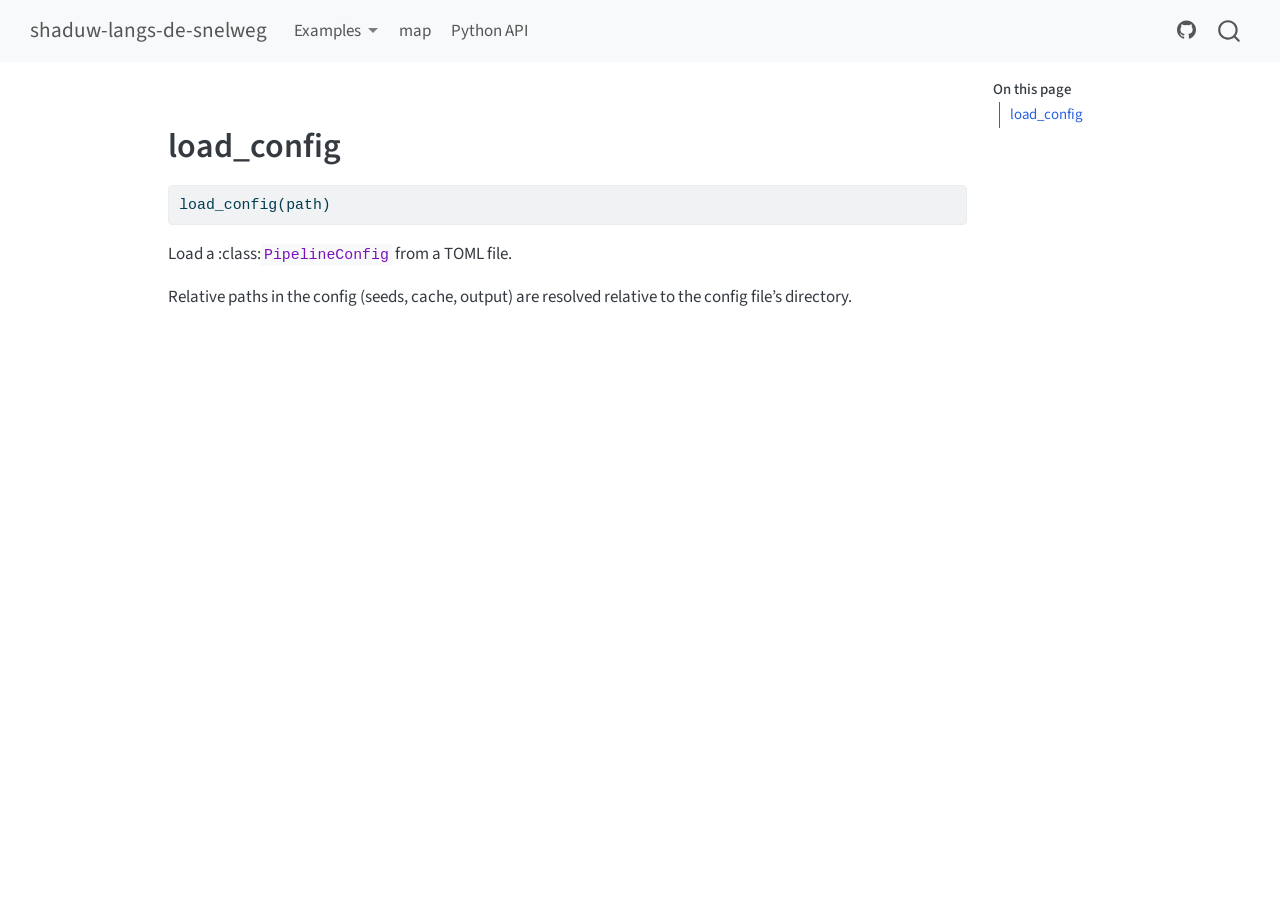
<file: reference/load_config.html>
<!DOCTYPE html>
<html xmlns="http://www.w3.org/1999/xhtml" lang="en" xml:lang="en"><head>

<meta charset="utf-8">
<meta name="generator" content="quarto-1.5.57">

<meta name="viewport" content="width=device-width, initial-scale=1.0, user-scalable=yes">


<title>load_config – shaduw-langs-de-snelweg</title>
<style>
code{white-space: pre-wrap;}
span.smallcaps{font-variant: small-caps;}
div.columns{display: flex; gap: min(4vw, 1.5em);}
div.column{flex: auto; overflow-x: auto;}
div.hanging-indent{margin-left: 1.5em; text-indent: -1.5em;}
ul.task-list{list-style: none;}
ul.task-list li input[type="checkbox"] {
  width: 0.8em;
  margin: 0 0.8em 0.2em -1em; /* quarto-specific, see https://github.com/quarto-dev/quarto-cli/issues/4556 */ 
  vertical-align: middle;
}
/* CSS for syntax highlighting */
pre > code.sourceCode { white-space: pre; position: relative; }
pre > code.sourceCode > span { line-height: 1.25; }
pre > code.sourceCode > span:empty { height: 1.2em; }
.sourceCode { overflow: visible; }
code.sourceCode > span { color: inherit; text-decoration: inherit; }
div.sourceCode { margin: 1em 0; }
pre.sourceCode { margin: 0; }
@media screen {
div.sourceCode { overflow: auto; }
}
@media print {
pre > code.sourceCode { white-space: pre-wrap; }
pre > code.sourceCode > span { display: inline-block; text-indent: -5em; padding-left: 5em; }
}
pre.numberSource code
  { counter-reset: source-line 0; }
pre.numberSource code > span
  { position: relative; left: -4em; counter-increment: source-line; }
pre.numberSource code > span > a:first-child::before
  { content: counter(source-line);
    position: relative; left: -1em; text-align: right; vertical-align: baseline;
    border: none; display: inline-block;
    -webkit-touch-callout: none; -webkit-user-select: none;
    -khtml-user-select: none; -moz-user-select: none;
    -ms-user-select: none; user-select: none;
    padding: 0 4px; width: 4em;
  }
pre.numberSource { margin-left: 3em;  padding-left: 4px; }
div.sourceCode
  {   }
@media screen {
pre > code.sourceCode > span > a:first-child::before { text-decoration: underline; }
}
</style>


<script src="../site_libs/quarto-nav/quarto-nav.js"></script>
<script src="../site_libs/quarto-nav/headroom.min.js"></script>
<script src="../site_libs/clipboard/clipboard.min.js"></script>
<script src="../site_libs/quarto-search/autocomplete.umd.js"></script>
<script src="../site_libs/quarto-search/fuse.min.js"></script>
<script src="../site_libs/quarto-search/quarto-search.js"></script>
<meta name="quarto:offset" content="../">
<script src="../site_libs/quarto-html/quarto.js"></script>
<script src="../site_libs/quarto-html/popper.min.js"></script>
<script src="../site_libs/quarto-html/tippy.umd.min.js"></script>
<script src="../site_libs/quarto-html/anchor.min.js"></script>
<link href="../site_libs/quarto-html/tippy.css" rel="stylesheet">
<link href="../site_libs/quarto-html/quarto-syntax-highlighting.css" rel="stylesheet" id="quarto-text-highlighting-styles">
<script src="../site_libs/bootstrap/bootstrap.min.js"></script>
<link href="../site_libs/bootstrap/bootstrap-icons.css" rel="stylesheet">
<link href="../site_libs/bootstrap/bootstrap.min.css" rel="stylesheet" id="quarto-bootstrap" data-mode="light">
<script id="quarto-search-options" type="application/json">{
  "location": "navbar",
  "copy-button": false,
  "collapse-after": 3,
  "panel-placement": "end",
  "type": "overlay",
  "limit": 50,
  "keyboard-shortcut": [
    "f",
    "/",
    "s"
  ],
  "show-item-context": false,
  "language": {
    "search-no-results-text": "No results",
    "search-matching-documents-text": "matching documents",
    "search-copy-link-title": "Copy link to search",
    "search-hide-matches-text": "Hide additional matches",
    "search-more-match-text": "more match in this document",
    "search-more-matches-text": "more matches in this document",
    "search-clear-button-title": "Clear",
    "search-text-placeholder": "",
    "search-detached-cancel-button-title": "Cancel",
    "search-submit-button-title": "Submit",
    "search-label": "Search"
  }
}</script>


</head>

<body class="nav-fixed">

<div id="quarto-search-results"></div>
  <header id="quarto-header" class="headroom fixed-top">
    <nav class="navbar navbar-expand-lg " data-bs-theme="dark">
      <div class="navbar-container container-fluid">
      <div class="navbar-brand-container mx-auto">
    <a class="navbar-brand" href="../index.html">
    <span class="navbar-title">shaduw-langs-de-snelweg</span>
    </a>
  </div>
            <div id="quarto-search" class="" title="Search"></div>
          <button class="navbar-toggler" type="button" data-bs-toggle="collapse" data-bs-target="#navbarCollapse" aria-controls="navbarCollapse" role="menu" aria-expanded="false" aria-label="Toggle navigation" onclick="if (window.quartoToggleHeadroom) { window.quartoToggleHeadroom(); }">
  <span class="navbar-toggler-icon"></span>
</button>
          <div class="collapse navbar-collapse" id="navbarCollapse">
            <ul class="navbar-nav navbar-nav-scroll me-auto">
  <li class="nav-item dropdown ">
    <a class="nav-link dropdown-toggle" href="#" id="nav-menu-examples" role="link" data-bs-toggle="dropdown" aria-expanded="false">
 <span class="menu-text">Examples</span>
    </a>
    <ul class="dropdown-menu" aria-labelledby="nav-menu-examples">    
        <li>
    <a class="dropdown-item" href="../examples/notebooks/introduction.html">
 <span class="dropdown-text">Introduction: shadow model demo</span></a>
  </li>  
    </ul>
  </li>
  <li class="nav-item">
    <a class="nav-link" href="../examples/stops_shade_map.html"> 
<span class="menu-text">map</span></a>
  </li>  
  <li class="nav-item">
    <a class="nav-link" href="../reference/index.html"> 
<span class="menu-text">Python API</span></a>
  </li>  
</ul>
            <ul class="navbar-nav navbar-nav-scroll ms-auto">
  <li class="nav-item compact">
    <a class="nav-link" href="https://github.com/daafip/shaduw-langs-de-snelweg"> <i class="bi bi-github" role="img" aria-label="GitHub">
</i> 
<span class="menu-text"></span></a>
  </li>  
</ul>
          </div> <!-- /navcollapse -->
            <div class="quarto-navbar-tools">
</div>
      </div> <!-- /container-fluid -->
    </nav>
</header>
<!-- content -->
<div id="quarto-content" class="quarto-container page-columns page-rows-contents page-layout-article page-navbar">
<!-- sidebar -->
<!-- margin-sidebar -->
    <div id="quarto-margin-sidebar" class="sidebar margin-sidebar">
        <nav id="TOC" role="doc-toc" class="toc-active">
    <h2 id="toc-title">On this page</h2>
   
  <ul>
  <li><a href="#shaduw_langs_de_snelweg.load_config" id="toc-shaduw_langs_de_snelweg.load_config" class="nav-link active" data-scroll-target="#shaduw_langs_de_snelweg.load_config">load_config</a></li>
  </ul>
</nav>
    </div>
<!-- main -->
<main class="content" id="quarto-document-content">




<section id="shaduw_langs_de_snelweg.load_config" class="level1">
<h1>load_config</h1>
<div class="sourceCode" id="cb1"><pre class="sourceCode python code-with-copy"><code class="sourceCode python"><span id="cb1-1"><a href="#cb1-1" aria-hidden="true" tabindex="-1"></a>load_config(path)</span></code><button title="Copy to Clipboard" class="code-copy-button"><i class="bi"></i></button></pre></div>
<p>Load a :class:<code>PipelineConfig</code> from a TOML file.</p>
<p>Relative paths in the config (seeds, cache, output) are resolved relative to the config file’s directory.</p>


</section>

</main> <!-- /main -->
<script id="quarto-html-after-body" type="application/javascript">
window.document.addEventListener("DOMContentLoaded", function (event) {
  const toggleBodyColorMode = (bsSheetEl) => {
    const mode = bsSheetEl.getAttribute("data-mode");
    const bodyEl = window.document.querySelector("body");
    if (mode === "dark") {
      bodyEl.classList.add("quarto-dark");
      bodyEl.classList.remove("quarto-light");
    } else {
      bodyEl.classList.add("quarto-light");
      bodyEl.classList.remove("quarto-dark");
    }
  }
  const toggleBodyColorPrimary = () => {
    const bsSheetEl = window.document.querySelector("link#quarto-bootstrap");
    if (bsSheetEl) {
      toggleBodyColorMode(bsSheetEl);
    }
  }
  toggleBodyColorPrimary();  
  const icon = "";
  const anchorJS = new window.AnchorJS();
  anchorJS.options = {
    placement: 'right',
    icon: icon
  };
  anchorJS.add('.anchored');
  const isCodeAnnotation = (el) => {
    for (const clz of el.classList) {
      if (clz.startsWith('code-annotation-')) {                     
        return true;
      }
    }
    return false;
  }
  const onCopySuccess = function(e) {
    // button target
    const button = e.trigger;
    // don't keep focus
    button.blur();
    // flash "checked"
    button.classList.add('code-copy-button-checked');
    var currentTitle = button.getAttribute("title");
    button.setAttribute("title", "Copied!");
    let tooltip;
    if (window.bootstrap) {
      button.setAttribute("data-bs-toggle", "tooltip");
      button.setAttribute("data-bs-placement", "left");
      button.setAttribute("data-bs-title", "Copied!");
      tooltip = new bootstrap.Tooltip(button, 
        { trigger: "manual", 
          customClass: "code-copy-button-tooltip",
          offset: [0, -8]});
      tooltip.show();    
    }
    setTimeout(function() {
      if (tooltip) {
        tooltip.hide();
        button.removeAttribute("data-bs-title");
        button.removeAttribute("data-bs-toggle");
        button.removeAttribute("data-bs-placement");
      }
      button.setAttribute("title", currentTitle);
      button.classList.remove('code-copy-button-checked');
    }, 1000);
    // clear code selection
    e.clearSelection();
  }
  const getTextToCopy = function(trigger) {
      const codeEl = trigger.previousElementSibling.cloneNode(true);
      for (const childEl of codeEl.children) {
        if (isCodeAnnotation(childEl)) {
          childEl.remove();
        }
      }
      return codeEl.innerText;
  }
  const clipboard = new window.ClipboardJS('.code-copy-button:not([data-in-quarto-modal])', {
    text: getTextToCopy
  });
  clipboard.on('success', onCopySuccess);
  if (window.document.getElementById('quarto-embedded-source-code-modal')) {
    // For code content inside modals, clipBoardJS needs to be initialized with a container option
    // TODO: Check when it could be a function (https://github.com/zenorocha/clipboard.js/issues/860)
    const clipboardModal = new window.ClipboardJS('.code-copy-button[data-in-quarto-modal]', {
      text: getTextToCopy,
      container: window.document.getElementById('quarto-embedded-source-code-modal')
    });
    clipboardModal.on('success', onCopySuccess);
  }
    var localhostRegex = new RegExp(/^(?:http|https):\/\/localhost\:?[0-9]*\//);
    var mailtoRegex = new RegExp(/^mailto:/);
      var filterRegex = new RegExp('/' + window.location.host + '/');
    var isInternal = (href) => {
        return filterRegex.test(href) || localhostRegex.test(href) || mailtoRegex.test(href);
    }
    // Inspect non-navigation links and adorn them if external
 	var links = window.document.querySelectorAll('a[href]:not(.nav-link):not(.navbar-brand):not(.toc-action):not(.sidebar-link):not(.sidebar-item-toggle):not(.pagination-link):not(.no-external):not([aria-hidden]):not(.dropdown-item):not(.quarto-navigation-tool):not(.about-link)');
    for (var i=0; i<links.length; i++) {
      const link = links[i];
      if (!isInternal(link.href)) {
        // undo the damage that might have been done by quarto-nav.js in the case of
        // links that we want to consider external
        if (link.dataset.originalHref !== undefined) {
          link.href = link.dataset.originalHref;
        }
      }
    }
  function tippyHover(el, contentFn, onTriggerFn, onUntriggerFn) {
    const config = {
      allowHTML: true,
      maxWidth: 500,
      delay: 100,
      arrow: false,
      appendTo: function(el) {
          return el.parentElement;
      },
      interactive: true,
      interactiveBorder: 10,
      theme: 'quarto',
      placement: 'bottom-start',
    };
    if (contentFn) {
      config.content = contentFn;
    }
    if (onTriggerFn) {
      config.onTrigger = onTriggerFn;
    }
    if (onUntriggerFn) {
      config.onUntrigger = onUntriggerFn;
    }
    window.tippy(el, config); 
  }
  const noterefs = window.document.querySelectorAll('a[role="doc-noteref"]');
  for (var i=0; i<noterefs.length; i++) {
    const ref = noterefs[i];
    tippyHover(ref, function() {
      // use id or data attribute instead here
      let href = ref.getAttribute('data-footnote-href') || ref.getAttribute('href');
      try { href = new URL(href).hash; } catch {}
      const id = href.replace(/^#\/?/, "");
      const note = window.document.getElementById(id);
      if (note) {
        return note.innerHTML;
      } else {
        return "";
      }
    });
  }
  const xrefs = window.document.querySelectorAll('a.quarto-xref');
  const processXRef = (id, note) => {
    // Strip column container classes
    const stripColumnClz = (el) => {
      el.classList.remove("page-full", "page-columns");
      if (el.children) {
        for (const child of el.children) {
          stripColumnClz(child);
        }
      }
    }
    stripColumnClz(note)
    if (id === null || id.startsWith('sec-')) {
      // Special case sections, only their first couple elements
      const container = document.createElement("div");
      if (note.children && note.children.length > 2) {
        container.appendChild(note.children[0].cloneNode(true));
        for (let i = 1; i < note.children.length; i++) {
          const child = note.children[i];
          if (child.tagName === "P" && child.innerText === "") {
            continue;
          } else {
            container.appendChild(child.cloneNode(true));
            break;
          }
        }
        if (window.Quarto?.typesetMath) {
          window.Quarto.typesetMath(container);
        }
        return container.innerHTML
      } else {
        if (window.Quarto?.typesetMath) {
          window.Quarto.typesetMath(note);
        }
        return note.innerHTML;
      }
    } else {
      // Remove any anchor links if they are present
      const anchorLink = note.querySelector('a.anchorjs-link');
      if (anchorLink) {
        anchorLink.remove();
      }
      if (window.Quarto?.typesetMath) {
        window.Quarto.typesetMath(note);
      }
      // TODO in 1.5, we should make sure this works without a callout special case
      if (note.classList.contains("callout")) {
        return note.outerHTML;
      } else {
        return note.innerHTML;
      }
    }
  }
  for (var i=0; i<xrefs.length; i++) {
    const xref = xrefs[i];
    tippyHover(xref, undefined, function(instance) {
      instance.disable();
      let url = xref.getAttribute('href');
      let hash = undefined; 
      if (url.startsWith('#')) {
        hash = url;
      } else {
        try { hash = new URL(url).hash; } catch {}
      }
      if (hash) {
        const id = hash.replace(/^#\/?/, "");
        const note = window.document.getElementById(id);
        if (note !== null) {
          try {
            const html = processXRef(id, note.cloneNode(true));
            instance.setContent(html);
          } finally {
            instance.enable();
            instance.show();
          }
        } else {
          // See if we can fetch this
          fetch(url.split('#')[0])
          .then(res => res.text())
          .then(html => {
            const parser = new DOMParser();
            const htmlDoc = parser.parseFromString(html, "text/html");
            const note = htmlDoc.getElementById(id);
            if (note !== null) {
              const html = processXRef(id, note);
              instance.setContent(html);
            } 
          }).finally(() => {
            instance.enable();
            instance.show();
          });
        }
      } else {
        // See if we can fetch a full url (with no hash to target)
        // This is a special case and we should probably do some content thinning / targeting
        fetch(url)
        .then(res => res.text())
        .then(html => {
          const parser = new DOMParser();
          const htmlDoc = parser.parseFromString(html, "text/html");
          const note = htmlDoc.querySelector('main.content');
          if (note !== null) {
            // This should only happen for chapter cross references
            // (since there is no id in the URL)
            // remove the first header
            if (note.children.length > 0 && note.children[0].tagName === "HEADER") {
              note.children[0].remove();
            }
            const html = processXRef(null, note);
            instance.setContent(html);
          } 
        }).finally(() => {
          instance.enable();
          instance.show();
        });
      }
    }, function(instance) {
    });
  }
      let selectedAnnoteEl;
      const selectorForAnnotation = ( cell, annotation) => {
        let cellAttr = 'data-code-cell="' + cell + '"';
        let lineAttr = 'data-code-annotation="' +  annotation + '"';
        const selector = 'span[' + cellAttr + '][' + lineAttr + ']';
        return selector;
      }
      const selectCodeLines = (annoteEl) => {
        const doc = window.document;
        const targetCell = annoteEl.getAttribute("data-target-cell");
        const targetAnnotation = annoteEl.getAttribute("data-target-annotation");
        const annoteSpan = window.document.querySelector(selectorForAnnotation(targetCell, targetAnnotation));
        const lines = annoteSpan.getAttribute("data-code-lines").split(",");
        const lineIds = lines.map((line) => {
          return targetCell + "-" + line;
        })
        let top = null;
        let height = null;
        let parent = null;
        if (lineIds.length > 0) {
            //compute the position of the single el (top and bottom and make a div)
            const el = window.document.getElementById(lineIds[0]);
            top = el.offsetTop;
            height = el.offsetHeight;
            parent = el.parentElement.parentElement;
          if (lineIds.length > 1) {
            const lastEl = window.document.getElementById(lineIds[lineIds.length - 1]);
            const bottom = lastEl.offsetTop + lastEl.offsetHeight;
            height = bottom - top;
          }
          if (top !== null && height !== null && parent !== null) {
            // cook up a div (if necessary) and position it 
            let div = window.document.getElementById("code-annotation-line-highlight");
            if (div === null) {
              div = window.document.createElement("div");
              div.setAttribute("id", "code-annotation-line-highlight");
              div.style.position = 'absolute';
              parent.appendChild(div);
            }
            div.style.top = top - 2 + "px";
            div.style.height = height + 4 + "px";
            div.style.left = 0;
            let gutterDiv = window.document.getElementById("code-annotation-line-highlight-gutter");
            if (gutterDiv === null) {
              gutterDiv = window.document.createElement("div");
              gutterDiv.setAttribute("id", "code-annotation-line-highlight-gutter");
              gutterDiv.style.position = 'absolute';
              const codeCell = window.document.getElementById(targetCell);
              const gutter = codeCell.querySelector('.code-annotation-gutter');
              gutter.appendChild(gutterDiv);
            }
            gutterDiv.style.top = top - 2 + "px";
            gutterDiv.style.height = height + 4 + "px";
          }
          selectedAnnoteEl = annoteEl;
        }
      };
      const unselectCodeLines = () => {
        const elementsIds = ["code-annotation-line-highlight", "code-annotation-line-highlight-gutter"];
        elementsIds.forEach((elId) => {
          const div = window.document.getElementById(elId);
          if (div) {
            div.remove();
          }
        });
        selectedAnnoteEl = undefined;
      };
        // Handle positioning of the toggle
    window.addEventListener(
      "resize",
      throttle(() => {
        elRect = undefined;
        if (selectedAnnoteEl) {
          selectCodeLines(selectedAnnoteEl);
        }
      }, 10)
    );
    function throttle(fn, ms) {
    let throttle = false;
    let timer;
      return (...args) => {
        if(!throttle) { // first call gets through
            fn.apply(this, args);
            throttle = true;
        } else { // all the others get throttled
            if(timer) clearTimeout(timer); // cancel #2
            timer = setTimeout(() => {
              fn.apply(this, args);
              timer = throttle = false;
            }, ms);
        }
      };
    }
      // Attach click handler to the DT
      const annoteDls = window.document.querySelectorAll('dt[data-target-cell]');
      for (const annoteDlNode of annoteDls) {
        annoteDlNode.addEventListener('click', (event) => {
          const clickedEl = event.target;
          if (clickedEl !== selectedAnnoteEl) {
            unselectCodeLines();
            const activeEl = window.document.querySelector('dt[data-target-cell].code-annotation-active');
            if (activeEl) {
              activeEl.classList.remove('code-annotation-active');
            }
            selectCodeLines(clickedEl);
            clickedEl.classList.add('code-annotation-active');
          } else {
            // Unselect the line
            unselectCodeLines();
            clickedEl.classList.remove('code-annotation-active');
          }
        });
      }
  const findCites = (el) => {
    const parentEl = el.parentElement;
    if (parentEl) {
      const cites = parentEl.dataset.cites;
      if (cites) {
        return {
          el,
          cites: cites.split(' ')
        };
      } else {
        return findCites(el.parentElement)
      }
    } else {
      return undefined;
    }
  };
  var bibliorefs = window.document.querySelectorAll('a[role="doc-biblioref"]');
  for (var i=0; i<bibliorefs.length; i++) {
    const ref = bibliorefs[i];
    const citeInfo = findCites(ref);
    if (citeInfo) {
      tippyHover(citeInfo.el, function() {
        var popup = window.document.createElement('div');
        citeInfo.cites.forEach(function(cite) {
          var citeDiv = window.document.createElement('div');
          citeDiv.classList.add('hanging-indent');
          citeDiv.classList.add('csl-entry');
          var biblioDiv = window.document.getElementById('ref-' + cite);
          if (biblioDiv) {
            citeDiv.innerHTML = biblioDiv.innerHTML;
          }
          popup.appendChild(citeDiv);
        });
        return popup.innerHTML;
      });
    }
  }
});
</script>
</div> <!-- /content -->




</body></html>
</file>
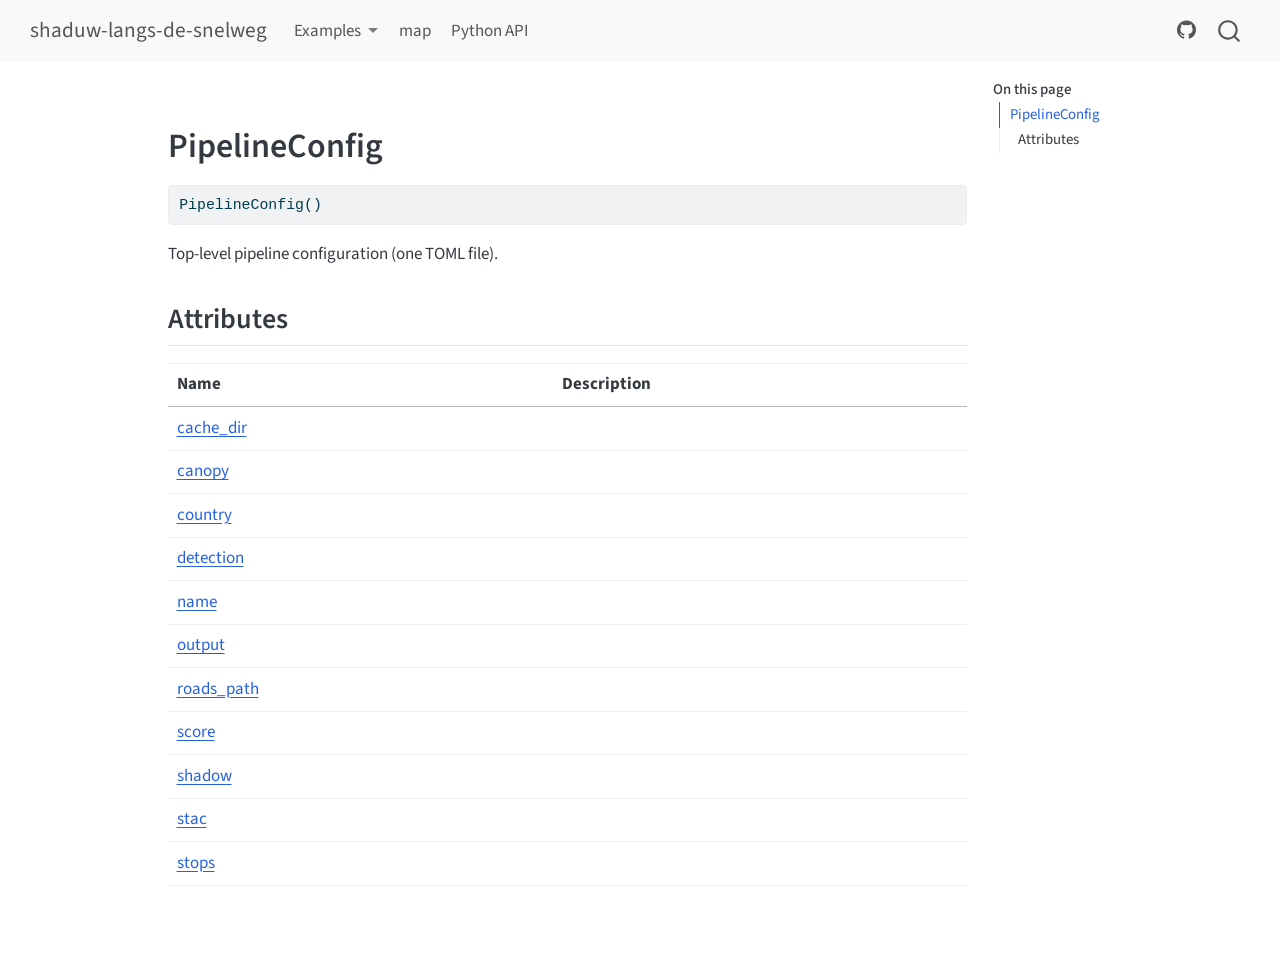
<file: reference/PipelineConfig.html>
<!DOCTYPE html>
<html xmlns="http://www.w3.org/1999/xhtml" lang="en" xml:lang="en"><head>

<meta charset="utf-8">
<meta name="generator" content="quarto-1.5.57">

<meta name="viewport" content="width=device-width, initial-scale=1.0, user-scalable=yes">


<title>pipelineconfig – shaduw-langs-de-snelweg</title>
<style>
code{white-space: pre-wrap;}
span.smallcaps{font-variant: small-caps;}
div.columns{display: flex; gap: min(4vw, 1.5em);}
div.column{flex: auto; overflow-x: auto;}
div.hanging-indent{margin-left: 1.5em; text-indent: -1.5em;}
ul.task-list{list-style: none;}
ul.task-list li input[type="checkbox"] {
  width: 0.8em;
  margin: 0 0.8em 0.2em -1em; /* quarto-specific, see https://github.com/quarto-dev/quarto-cli/issues/4556 */ 
  vertical-align: middle;
}
/* CSS for syntax highlighting */
pre > code.sourceCode { white-space: pre; position: relative; }
pre > code.sourceCode > span { line-height: 1.25; }
pre > code.sourceCode > span:empty { height: 1.2em; }
.sourceCode { overflow: visible; }
code.sourceCode > span { color: inherit; text-decoration: inherit; }
div.sourceCode { margin: 1em 0; }
pre.sourceCode { margin: 0; }
@media screen {
div.sourceCode { overflow: auto; }
}
@media print {
pre > code.sourceCode { white-space: pre-wrap; }
pre > code.sourceCode > span { display: inline-block; text-indent: -5em; padding-left: 5em; }
}
pre.numberSource code
  { counter-reset: source-line 0; }
pre.numberSource code > span
  { position: relative; left: -4em; counter-increment: source-line; }
pre.numberSource code > span > a:first-child::before
  { content: counter(source-line);
    position: relative; left: -1em; text-align: right; vertical-align: baseline;
    border: none; display: inline-block;
    -webkit-touch-callout: none; -webkit-user-select: none;
    -khtml-user-select: none; -moz-user-select: none;
    -ms-user-select: none; user-select: none;
    padding: 0 4px; width: 4em;
  }
pre.numberSource { margin-left: 3em;  padding-left: 4px; }
div.sourceCode
  {   }
@media screen {
pre > code.sourceCode > span > a:first-child::before { text-decoration: underline; }
}
</style>


<script src="../site_libs/quarto-nav/quarto-nav.js"></script>
<script src="../site_libs/quarto-nav/headroom.min.js"></script>
<script src="../site_libs/clipboard/clipboard.min.js"></script>
<script src="../site_libs/quarto-search/autocomplete.umd.js"></script>
<script src="../site_libs/quarto-search/fuse.min.js"></script>
<script src="../site_libs/quarto-search/quarto-search.js"></script>
<meta name="quarto:offset" content="../">
<script src="../site_libs/quarto-html/quarto.js"></script>
<script src="../site_libs/quarto-html/popper.min.js"></script>
<script src="../site_libs/quarto-html/tippy.umd.min.js"></script>
<script src="../site_libs/quarto-html/anchor.min.js"></script>
<link href="../site_libs/quarto-html/tippy.css" rel="stylesheet">
<link href="../site_libs/quarto-html/quarto-syntax-highlighting.css" rel="stylesheet" id="quarto-text-highlighting-styles">
<script src="../site_libs/bootstrap/bootstrap.min.js"></script>
<link href="../site_libs/bootstrap/bootstrap-icons.css" rel="stylesheet">
<link href="../site_libs/bootstrap/bootstrap.min.css" rel="stylesheet" id="quarto-bootstrap" data-mode="light">
<script id="quarto-search-options" type="application/json">{
  "location": "navbar",
  "copy-button": false,
  "collapse-after": 3,
  "panel-placement": "end",
  "type": "overlay",
  "limit": 50,
  "keyboard-shortcut": [
    "f",
    "/",
    "s"
  ],
  "show-item-context": false,
  "language": {
    "search-no-results-text": "No results",
    "search-matching-documents-text": "matching documents",
    "search-copy-link-title": "Copy link to search",
    "search-hide-matches-text": "Hide additional matches",
    "search-more-match-text": "more match in this document",
    "search-more-matches-text": "more matches in this document",
    "search-clear-button-title": "Clear",
    "search-text-placeholder": "",
    "search-detached-cancel-button-title": "Cancel",
    "search-submit-button-title": "Submit",
    "search-label": "Search"
  }
}</script>


</head>

<body class="nav-fixed">

<div id="quarto-search-results"></div>
  <header id="quarto-header" class="headroom fixed-top">
    <nav class="navbar navbar-expand-lg " data-bs-theme="dark">
      <div class="navbar-container container-fluid">
      <div class="navbar-brand-container mx-auto">
    <a class="navbar-brand" href="../index.html">
    <span class="navbar-title">shaduw-langs-de-snelweg</span>
    </a>
  </div>
            <div id="quarto-search" class="" title="Search"></div>
          <button class="navbar-toggler" type="button" data-bs-toggle="collapse" data-bs-target="#navbarCollapse" aria-controls="navbarCollapse" role="menu" aria-expanded="false" aria-label="Toggle navigation" onclick="if (window.quartoToggleHeadroom) { window.quartoToggleHeadroom(); }">
  <span class="navbar-toggler-icon"></span>
</button>
          <div class="collapse navbar-collapse" id="navbarCollapse">
            <ul class="navbar-nav navbar-nav-scroll me-auto">
  <li class="nav-item dropdown ">
    <a class="nav-link dropdown-toggle" href="#" id="nav-menu-examples" role="link" data-bs-toggle="dropdown" aria-expanded="false">
 <span class="menu-text">Examples</span>
    </a>
    <ul class="dropdown-menu" aria-labelledby="nav-menu-examples">    
        <li>
    <a class="dropdown-item" href="../examples/notebooks/introduction.html">
 <span class="dropdown-text">Introduction: shadow model demo</span></a>
  </li>  
    </ul>
  </li>
  <li class="nav-item">
    <a class="nav-link" href="../examples/stops_shade_map.html"> 
<span class="menu-text">map</span></a>
  </li>  
  <li class="nav-item">
    <a class="nav-link" href="../reference/index.html"> 
<span class="menu-text">Python API</span></a>
  </li>  
</ul>
            <ul class="navbar-nav navbar-nav-scroll ms-auto">
  <li class="nav-item compact">
    <a class="nav-link" href="https://github.com/daafip/shaduw-langs-de-snelweg"> <i class="bi bi-github" role="img" aria-label="GitHub">
</i> 
<span class="menu-text"></span></a>
  </li>  
</ul>
          </div> <!-- /navcollapse -->
            <div class="quarto-navbar-tools">
</div>
      </div> <!-- /container-fluid -->
    </nav>
</header>
<!-- content -->
<div id="quarto-content" class="quarto-container page-columns page-rows-contents page-layout-article page-navbar">
<!-- sidebar -->
<!-- margin-sidebar -->
    <div id="quarto-margin-sidebar" class="sidebar margin-sidebar">
        <nav id="TOC" role="doc-toc" class="toc-active">
    <h2 id="toc-title">On this page</h2>
   
  <ul>
  <li><a href="#shaduw_langs_de_snelweg.PipelineConfig" id="toc-shaduw_langs_de_snelweg.PipelineConfig" class="nav-link active" data-scroll-target="#shaduw_langs_de_snelweg.PipelineConfig">PipelineConfig</a>
  <ul class="collapse">
  <li><a href="#attributes" id="toc-attributes" class="nav-link" data-scroll-target="#attributes">Attributes</a></li>
  </ul></li>
  </ul>
</nav>
    </div>
<!-- main -->
<main class="content" id="quarto-document-content">




<section id="shaduw_langs_de_snelweg.PipelineConfig" class="level1">
<h1>PipelineConfig</h1>
<div class="sourceCode" id="cb1"><pre class="sourceCode python code-with-copy"><code class="sourceCode python"><span id="cb1-1"><a href="#cb1-1" aria-hidden="true" tabindex="-1"></a>PipelineConfig()</span></code><button title="Copy to Clipboard" class="code-copy-button"><i class="bi"></i></button></pre></div>
<p>Top-level pipeline configuration (one TOML file).</p>
<section id="attributes" class="level2">
<h2 class="anchored" data-anchor-id="attributes">Attributes</h2>
<table class="caption-top table">
<thead>
<tr class="header">
<th>Name</th>
<th>Description</th>
</tr>
</thead>
<tbody>
<tr class="odd">
<td><a href="#shaduw_langs_de_snelweg.config.PipelineConfig.cache_dir">cache_dir</a></td>
<td></td>
</tr>
<tr class="even">
<td><a href="#shaduw_langs_de_snelweg.config.PipelineConfig.canopy">canopy</a></td>
<td></td>
</tr>
<tr class="odd">
<td><a href="#shaduw_langs_de_snelweg.config.PipelineConfig.country">country</a></td>
<td></td>
</tr>
<tr class="even">
<td><a href="#shaduw_langs_de_snelweg.config.PipelineConfig.detection">detection</a></td>
<td></td>
</tr>
<tr class="odd">
<td><a href="#shaduw_langs_de_snelweg.config.PipelineConfig.name">name</a></td>
<td></td>
</tr>
<tr class="even">
<td><a href="#shaduw_langs_de_snelweg.config.PipelineConfig.output">output</a></td>
<td></td>
</tr>
<tr class="odd">
<td><a href="#shaduw_langs_de_snelweg.config.PipelineConfig.roads_path">roads_path</a></td>
<td></td>
</tr>
<tr class="even">
<td><a href="#shaduw_langs_de_snelweg.config.PipelineConfig.score">score</a></td>
<td></td>
</tr>
<tr class="odd">
<td><a href="#shaduw_langs_de_snelweg.config.PipelineConfig.shadow">shadow</a></td>
<td></td>
</tr>
<tr class="even">
<td><a href="#shaduw_langs_de_snelweg.config.PipelineConfig.stac">stac</a></td>
<td></td>
</tr>
<tr class="odd">
<td><a href="#shaduw_langs_de_snelweg.config.PipelineConfig.stops">stops</a></td>
<td></td>
</tr>
</tbody>
</table>


</section>
</section>

</main> <!-- /main -->
<script id="quarto-html-after-body" type="application/javascript">
window.document.addEventListener("DOMContentLoaded", function (event) {
  const toggleBodyColorMode = (bsSheetEl) => {
    const mode = bsSheetEl.getAttribute("data-mode");
    const bodyEl = window.document.querySelector("body");
    if (mode === "dark") {
      bodyEl.classList.add("quarto-dark");
      bodyEl.classList.remove("quarto-light");
    } else {
      bodyEl.classList.add("quarto-light");
      bodyEl.classList.remove("quarto-dark");
    }
  }
  const toggleBodyColorPrimary = () => {
    const bsSheetEl = window.document.querySelector("link#quarto-bootstrap");
    if (bsSheetEl) {
      toggleBodyColorMode(bsSheetEl);
    }
  }
  toggleBodyColorPrimary();  
  const icon = "";
  const anchorJS = new window.AnchorJS();
  anchorJS.options = {
    placement: 'right',
    icon: icon
  };
  anchorJS.add('.anchored');
  const isCodeAnnotation = (el) => {
    for (const clz of el.classList) {
      if (clz.startsWith('code-annotation-')) {                     
        return true;
      }
    }
    return false;
  }
  const onCopySuccess = function(e) {
    // button target
    const button = e.trigger;
    // don't keep focus
    button.blur();
    // flash "checked"
    button.classList.add('code-copy-button-checked');
    var currentTitle = button.getAttribute("title");
    button.setAttribute("title", "Copied!");
    let tooltip;
    if (window.bootstrap) {
      button.setAttribute("data-bs-toggle", "tooltip");
      button.setAttribute("data-bs-placement", "left");
      button.setAttribute("data-bs-title", "Copied!");
      tooltip = new bootstrap.Tooltip(button, 
        { trigger: "manual", 
          customClass: "code-copy-button-tooltip",
          offset: [0, -8]});
      tooltip.show();    
    }
    setTimeout(function() {
      if (tooltip) {
        tooltip.hide();
        button.removeAttribute("data-bs-title");
        button.removeAttribute("data-bs-toggle");
        button.removeAttribute("data-bs-placement");
      }
      button.setAttribute("title", currentTitle);
      button.classList.remove('code-copy-button-checked');
    }, 1000);
    // clear code selection
    e.clearSelection();
  }
  const getTextToCopy = function(trigger) {
      const codeEl = trigger.previousElementSibling.cloneNode(true);
      for (const childEl of codeEl.children) {
        if (isCodeAnnotation(childEl)) {
          childEl.remove();
        }
      }
      return codeEl.innerText;
  }
  const clipboard = new window.ClipboardJS('.code-copy-button:not([data-in-quarto-modal])', {
    text: getTextToCopy
  });
  clipboard.on('success', onCopySuccess);
  if (window.document.getElementById('quarto-embedded-source-code-modal')) {
    // For code content inside modals, clipBoardJS needs to be initialized with a container option
    // TODO: Check when it could be a function (https://github.com/zenorocha/clipboard.js/issues/860)
    const clipboardModal = new window.ClipboardJS('.code-copy-button[data-in-quarto-modal]', {
      text: getTextToCopy,
      container: window.document.getElementById('quarto-embedded-source-code-modal')
    });
    clipboardModal.on('success', onCopySuccess);
  }
    var localhostRegex = new RegExp(/^(?:http|https):\/\/localhost\:?[0-9]*\//);
    var mailtoRegex = new RegExp(/^mailto:/);
      var filterRegex = new RegExp('/' + window.location.host + '/');
    var isInternal = (href) => {
        return filterRegex.test(href) || localhostRegex.test(href) || mailtoRegex.test(href);
    }
    // Inspect non-navigation links and adorn them if external
 	var links = window.document.querySelectorAll('a[href]:not(.nav-link):not(.navbar-brand):not(.toc-action):not(.sidebar-link):not(.sidebar-item-toggle):not(.pagination-link):not(.no-external):not([aria-hidden]):not(.dropdown-item):not(.quarto-navigation-tool):not(.about-link)');
    for (var i=0; i<links.length; i++) {
      const link = links[i];
      if (!isInternal(link.href)) {
        // undo the damage that might have been done by quarto-nav.js in the case of
        // links that we want to consider external
        if (link.dataset.originalHref !== undefined) {
          link.href = link.dataset.originalHref;
        }
      }
    }
  function tippyHover(el, contentFn, onTriggerFn, onUntriggerFn) {
    const config = {
      allowHTML: true,
      maxWidth: 500,
      delay: 100,
      arrow: false,
      appendTo: function(el) {
          return el.parentElement;
      },
      interactive: true,
      interactiveBorder: 10,
      theme: 'quarto',
      placement: 'bottom-start',
    };
    if (contentFn) {
      config.content = contentFn;
    }
    if (onTriggerFn) {
      config.onTrigger = onTriggerFn;
    }
    if (onUntriggerFn) {
      config.onUntrigger = onUntriggerFn;
    }
    window.tippy(el, config); 
  }
  const noterefs = window.document.querySelectorAll('a[role="doc-noteref"]');
  for (var i=0; i<noterefs.length; i++) {
    const ref = noterefs[i];
    tippyHover(ref, function() {
      // use id or data attribute instead here
      let href = ref.getAttribute('data-footnote-href') || ref.getAttribute('href');
      try { href = new URL(href).hash; } catch {}
      const id = href.replace(/^#\/?/, "");
      const note = window.document.getElementById(id);
      if (note) {
        return note.innerHTML;
      } else {
        return "";
      }
    });
  }
  const xrefs = window.document.querySelectorAll('a.quarto-xref');
  const processXRef = (id, note) => {
    // Strip column container classes
    const stripColumnClz = (el) => {
      el.classList.remove("page-full", "page-columns");
      if (el.children) {
        for (const child of el.children) {
          stripColumnClz(child);
        }
      }
    }
    stripColumnClz(note)
    if (id === null || id.startsWith('sec-')) {
      // Special case sections, only their first couple elements
      const container = document.createElement("div");
      if (note.children && note.children.length > 2) {
        container.appendChild(note.children[0].cloneNode(true));
        for (let i = 1; i < note.children.length; i++) {
          const child = note.children[i];
          if (child.tagName === "P" && child.innerText === "") {
            continue;
          } else {
            container.appendChild(child.cloneNode(true));
            break;
          }
        }
        if (window.Quarto?.typesetMath) {
          window.Quarto.typesetMath(container);
        }
        return container.innerHTML
      } else {
        if (window.Quarto?.typesetMath) {
          window.Quarto.typesetMath(note);
        }
        return note.innerHTML;
      }
    } else {
      // Remove any anchor links if they are present
      const anchorLink = note.querySelector('a.anchorjs-link');
      if (anchorLink) {
        anchorLink.remove();
      }
      if (window.Quarto?.typesetMath) {
        window.Quarto.typesetMath(note);
      }
      // TODO in 1.5, we should make sure this works without a callout special case
      if (note.classList.contains("callout")) {
        return note.outerHTML;
      } else {
        return note.innerHTML;
      }
    }
  }
  for (var i=0; i<xrefs.length; i++) {
    const xref = xrefs[i];
    tippyHover(xref, undefined, function(instance) {
      instance.disable();
      let url = xref.getAttribute('href');
      let hash = undefined; 
      if (url.startsWith('#')) {
        hash = url;
      } else {
        try { hash = new URL(url).hash; } catch {}
      }
      if (hash) {
        const id = hash.replace(/^#\/?/, "");
        const note = window.document.getElementById(id);
        if (note !== null) {
          try {
            const html = processXRef(id, note.cloneNode(true));
            instance.setContent(html);
          } finally {
            instance.enable();
            instance.show();
          }
        } else {
          // See if we can fetch this
          fetch(url.split('#')[0])
          .then(res => res.text())
          .then(html => {
            const parser = new DOMParser();
            const htmlDoc = parser.parseFromString(html, "text/html");
            const note = htmlDoc.getElementById(id);
            if (note !== null) {
              const html = processXRef(id, note);
              instance.setContent(html);
            } 
          }).finally(() => {
            instance.enable();
            instance.show();
          });
        }
      } else {
        // See if we can fetch a full url (with no hash to target)
        // This is a special case and we should probably do some content thinning / targeting
        fetch(url)
        .then(res => res.text())
        .then(html => {
          const parser = new DOMParser();
          const htmlDoc = parser.parseFromString(html, "text/html");
          const note = htmlDoc.querySelector('main.content');
          if (note !== null) {
            // This should only happen for chapter cross references
            // (since there is no id in the URL)
            // remove the first header
            if (note.children.length > 0 && note.children[0].tagName === "HEADER") {
              note.children[0].remove();
            }
            const html = processXRef(null, note);
            instance.setContent(html);
          } 
        }).finally(() => {
          instance.enable();
          instance.show();
        });
      }
    }, function(instance) {
    });
  }
      let selectedAnnoteEl;
      const selectorForAnnotation = ( cell, annotation) => {
        let cellAttr = 'data-code-cell="' + cell + '"';
        let lineAttr = 'data-code-annotation="' +  annotation + '"';
        const selector = 'span[' + cellAttr + '][' + lineAttr + ']';
        return selector;
      }
      const selectCodeLines = (annoteEl) => {
        const doc = window.document;
        const targetCell = annoteEl.getAttribute("data-target-cell");
        const targetAnnotation = annoteEl.getAttribute("data-target-annotation");
        const annoteSpan = window.document.querySelector(selectorForAnnotation(targetCell, targetAnnotation));
        const lines = annoteSpan.getAttribute("data-code-lines").split(",");
        const lineIds = lines.map((line) => {
          return targetCell + "-" + line;
        })
        let top = null;
        let height = null;
        let parent = null;
        if (lineIds.length > 0) {
            //compute the position of the single el (top and bottom and make a div)
            const el = window.document.getElementById(lineIds[0]);
            top = el.offsetTop;
            height = el.offsetHeight;
            parent = el.parentElement.parentElement;
          if (lineIds.length > 1) {
            const lastEl = window.document.getElementById(lineIds[lineIds.length - 1]);
            const bottom = lastEl.offsetTop + lastEl.offsetHeight;
            height = bottom - top;
          }
          if (top !== null && height !== null && parent !== null) {
            // cook up a div (if necessary) and position it 
            let div = window.document.getElementById("code-annotation-line-highlight");
            if (div === null) {
              div = window.document.createElement("div");
              div.setAttribute("id", "code-annotation-line-highlight");
              div.style.position = 'absolute';
              parent.appendChild(div);
            }
            div.style.top = top - 2 + "px";
            div.style.height = height + 4 + "px";
            div.style.left = 0;
            let gutterDiv = window.document.getElementById("code-annotation-line-highlight-gutter");
            if (gutterDiv === null) {
              gutterDiv = window.document.createElement("div");
              gutterDiv.setAttribute("id", "code-annotation-line-highlight-gutter");
              gutterDiv.style.position = 'absolute';
              const codeCell = window.document.getElementById(targetCell);
              const gutter = codeCell.querySelector('.code-annotation-gutter');
              gutter.appendChild(gutterDiv);
            }
            gutterDiv.style.top = top - 2 + "px";
            gutterDiv.style.height = height + 4 + "px";
          }
          selectedAnnoteEl = annoteEl;
        }
      };
      const unselectCodeLines = () => {
        const elementsIds = ["code-annotation-line-highlight", "code-annotation-line-highlight-gutter"];
        elementsIds.forEach((elId) => {
          const div = window.document.getElementById(elId);
          if (div) {
            div.remove();
          }
        });
        selectedAnnoteEl = undefined;
      };
        // Handle positioning of the toggle
    window.addEventListener(
      "resize",
      throttle(() => {
        elRect = undefined;
        if (selectedAnnoteEl) {
          selectCodeLines(selectedAnnoteEl);
        }
      }, 10)
    );
    function throttle(fn, ms) {
    let throttle = false;
    let timer;
      return (...args) => {
        if(!throttle) { // first call gets through
            fn.apply(this, args);
            throttle = true;
        } else { // all the others get throttled
            if(timer) clearTimeout(timer); // cancel #2
            timer = setTimeout(() => {
              fn.apply(this, args);
              timer = throttle = false;
            }, ms);
        }
      };
    }
      // Attach click handler to the DT
      const annoteDls = window.document.querySelectorAll('dt[data-target-cell]');
      for (const annoteDlNode of annoteDls) {
        annoteDlNode.addEventListener('click', (event) => {
          const clickedEl = event.target;
          if (clickedEl !== selectedAnnoteEl) {
            unselectCodeLines();
            const activeEl = window.document.querySelector('dt[data-target-cell].code-annotation-active');
            if (activeEl) {
              activeEl.classList.remove('code-annotation-active');
            }
            selectCodeLines(clickedEl);
            clickedEl.classList.add('code-annotation-active');
          } else {
            // Unselect the line
            unselectCodeLines();
            clickedEl.classList.remove('code-annotation-active');
          }
        });
      }
  const findCites = (el) => {
    const parentEl = el.parentElement;
    if (parentEl) {
      const cites = parentEl.dataset.cites;
      if (cites) {
        return {
          el,
          cites: cites.split(' ')
        };
      } else {
        return findCites(el.parentElement)
      }
    } else {
      return undefined;
    }
  };
  var bibliorefs = window.document.querySelectorAll('a[role="doc-biblioref"]');
  for (var i=0; i<bibliorefs.length; i++) {
    const ref = bibliorefs[i];
    const citeInfo = findCites(ref);
    if (citeInfo) {
      tippyHover(citeInfo.el, function() {
        var popup = window.document.createElement('div');
        citeInfo.cites.forEach(function(cite) {
          var citeDiv = window.document.createElement('div');
          citeDiv.classList.add('hanging-indent');
          citeDiv.classList.add('csl-entry');
          var biblioDiv = window.document.getElementById('ref-' + cite);
          if (biblioDiv) {
            citeDiv.innerHTML = biblioDiv.innerHTML;
          }
          popup.appendChild(citeDiv);
        });
        return popup.innerHTML;
      });
    }
  }
});
</script>
</div> <!-- /content -->




</body></html>
</file>
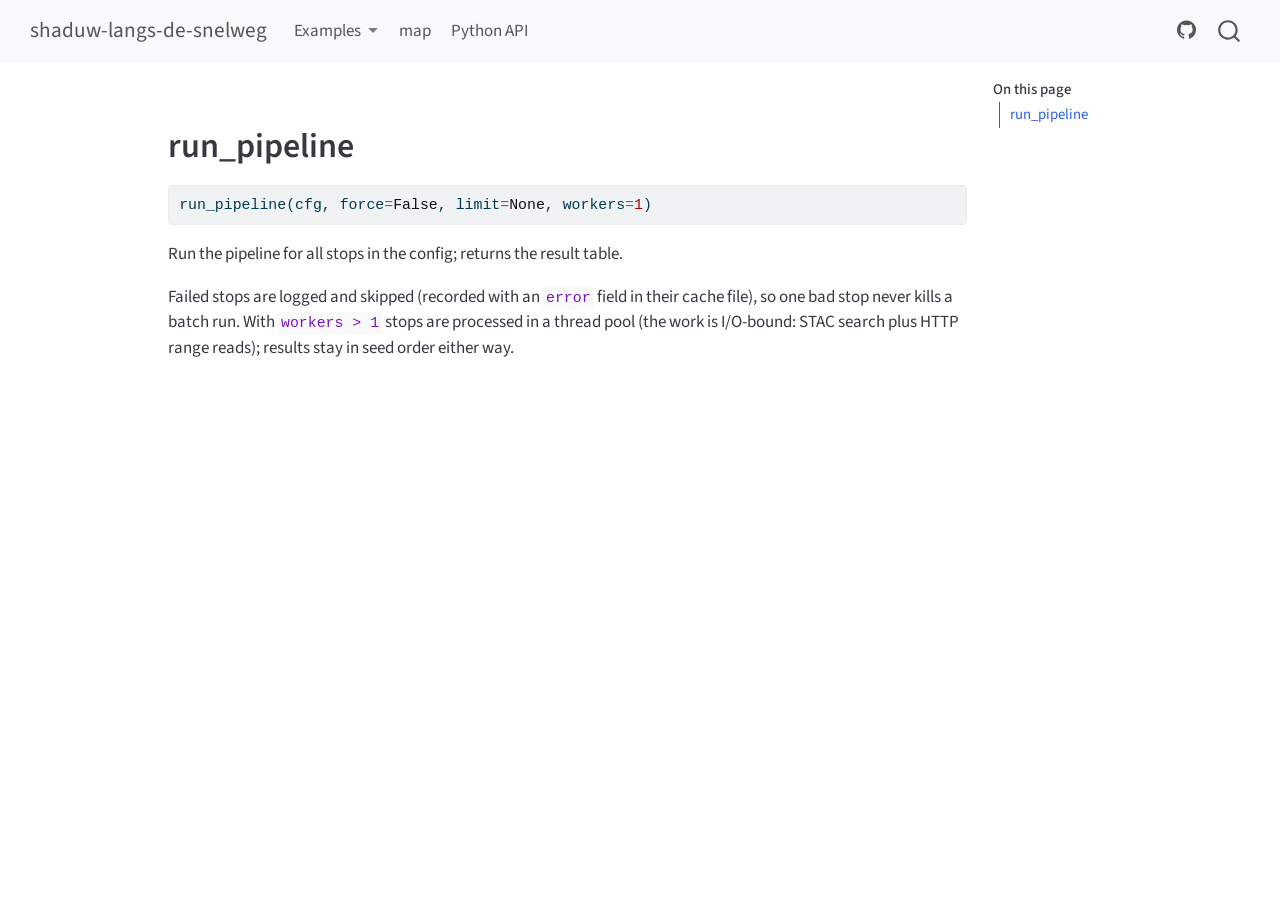
<file: reference/run_pipeline.html>
<!DOCTYPE html>
<html xmlns="http://www.w3.org/1999/xhtml" lang="en" xml:lang="en"><head>

<meta charset="utf-8">
<meta name="generator" content="quarto-1.5.57">

<meta name="viewport" content="width=device-width, initial-scale=1.0, user-scalable=yes">


<title>run_pipeline – shaduw-langs-de-snelweg</title>
<style>
code{white-space: pre-wrap;}
span.smallcaps{font-variant: small-caps;}
div.columns{display: flex; gap: min(4vw, 1.5em);}
div.column{flex: auto; overflow-x: auto;}
div.hanging-indent{margin-left: 1.5em; text-indent: -1.5em;}
ul.task-list{list-style: none;}
ul.task-list li input[type="checkbox"] {
  width: 0.8em;
  margin: 0 0.8em 0.2em -1em; /* quarto-specific, see https://github.com/quarto-dev/quarto-cli/issues/4556 */ 
  vertical-align: middle;
}
/* CSS for syntax highlighting */
pre > code.sourceCode { white-space: pre; position: relative; }
pre > code.sourceCode > span { line-height: 1.25; }
pre > code.sourceCode > span:empty { height: 1.2em; }
.sourceCode { overflow: visible; }
code.sourceCode > span { color: inherit; text-decoration: inherit; }
div.sourceCode { margin: 1em 0; }
pre.sourceCode { margin: 0; }
@media screen {
div.sourceCode { overflow: auto; }
}
@media print {
pre > code.sourceCode { white-space: pre-wrap; }
pre > code.sourceCode > span { display: inline-block; text-indent: -5em; padding-left: 5em; }
}
pre.numberSource code
  { counter-reset: source-line 0; }
pre.numberSource code > span
  { position: relative; left: -4em; counter-increment: source-line; }
pre.numberSource code > span > a:first-child::before
  { content: counter(source-line);
    position: relative; left: -1em; text-align: right; vertical-align: baseline;
    border: none; display: inline-block;
    -webkit-touch-callout: none; -webkit-user-select: none;
    -khtml-user-select: none; -moz-user-select: none;
    -ms-user-select: none; user-select: none;
    padding: 0 4px; width: 4em;
  }
pre.numberSource { margin-left: 3em;  padding-left: 4px; }
div.sourceCode
  {   }
@media screen {
pre > code.sourceCode > span > a:first-child::before { text-decoration: underline; }
}
</style>


<script src="../site_libs/quarto-nav/quarto-nav.js"></script>
<script src="../site_libs/quarto-nav/headroom.min.js"></script>
<script src="../site_libs/clipboard/clipboard.min.js"></script>
<script src="../site_libs/quarto-search/autocomplete.umd.js"></script>
<script src="../site_libs/quarto-search/fuse.min.js"></script>
<script src="../site_libs/quarto-search/quarto-search.js"></script>
<meta name="quarto:offset" content="../">
<script src="../site_libs/quarto-html/quarto.js"></script>
<script src="../site_libs/quarto-html/popper.min.js"></script>
<script src="../site_libs/quarto-html/tippy.umd.min.js"></script>
<script src="../site_libs/quarto-html/anchor.min.js"></script>
<link href="../site_libs/quarto-html/tippy.css" rel="stylesheet">
<link href="../site_libs/quarto-html/quarto-syntax-highlighting.css" rel="stylesheet" id="quarto-text-highlighting-styles">
<script src="../site_libs/bootstrap/bootstrap.min.js"></script>
<link href="../site_libs/bootstrap/bootstrap-icons.css" rel="stylesheet">
<link href="../site_libs/bootstrap/bootstrap.min.css" rel="stylesheet" id="quarto-bootstrap" data-mode="light">
<script id="quarto-search-options" type="application/json">{
  "location": "navbar",
  "copy-button": false,
  "collapse-after": 3,
  "panel-placement": "end",
  "type": "overlay",
  "limit": 50,
  "keyboard-shortcut": [
    "f",
    "/",
    "s"
  ],
  "show-item-context": false,
  "language": {
    "search-no-results-text": "No results",
    "search-matching-documents-text": "matching documents",
    "search-copy-link-title": "Copy link to search",
    "search-hide-matches-text": "Hide additional matches",
    "search-more-match-text": "more match in this document",
    "search-more-matches-text": "more matches in this document",
    "search-clear-button-title": "Clear",
    "search-text-placeholder": "",
    "search-detached-cancel-button-title": "Cancel",
    "search-submit-button-title": "Submit",
    "search-label": "Search"
  }
}</script>


</head>

<body class="nav-fixed">

<div id="quarto-search-results"></div>
  <header id="quarto-header" class="headroom fixed-top">
    <nav class="navbar navbar-expand-lg " data-bs-theme="dark">
      <div class="navbar-container container-fluid">
      <div class="navbar-brand-container mx-auto">
    <a class="navbar-brand" href="../index.html">
    <span class="navbar-title">shaduw-langs-de-snelweg</span>
    </a>
  </div>
            <div id="quarto-search" class="" title="Search"></div>
          <button class="navbar-toggler" type="button" data-bs-toggle="collapse" data-bs-target="#navbarCollapse" aria-controls="navbarCollapse" role="menu" aria-expanded="false" aria-label="Toggle navigation" onclick="if (window.quartoToggleHeadroom) { window.quartoToggleHeadroom(); }">
  <span class="navbar-toggler-icon"></span>
</button>
          <div class="collapse navbar-collapse" id="navbarCollapse">
            <ul class="navbar-nav navbar-nav-scroll me-auto">
  <li class="nav-item dropdown ">
    <a class="nav-link dropdown-toggle" href="#" id="nav-menu-examples" role="link" data-bs-toggle="dropdown" aria-expanded="false">
 <span class="menu-text">Examples</span>
    </a>
    <ul class="dropdown-menu" aria-labelledby="nav-menu-examples">    
        <li>
    <a class="dropdown-item" href="../examples/notebooks/introduction.html">
 <span class="dropdown-text">Introduction: shadow model demo</span></a>
  </li>  
    </ul>
  </li>
  <li class="nav-item">
    <a class="nav-link" href="../examples/stops_shade_map.html"> 
<span class="menu-text">map</span></a>
  </li>  
  <li class="nav-item">
    <a class="nav-link" href="../reference/index.html"> 
<span class="menu-text">Python API</span></a>
  </li>  
</ul>
            <ul class="navbar-nav navbar-nav-scroll ms-auto">
  <li class="nav-item compact">
    <a class="nav-link" href="https://github.com/daafip/shaduw-langs-de-snelweg"> <i class="bi bi-github" role="img" aria-label="GitHub">
</i> 
<span class="menu-text"></span></a>
  </li>  
</ul>
          </div> <!-- /navcollapse -->
            <div class="quarto-navbar-tools">
</div>
      </div> <!-- /container-fluid -->
    </nav>
</header>
<!-- content -->
<div id="quarto-content" class="quarto-container page-columns page-rows-contents page-layout-article page-navbar">
<!-- sidebar -->
<!-- margin-sidebar -->
    <div id="quarto-margin-sidebar" class="sidebar margin-sidebar">
        <nav id="TOC" role="doc-toc" class="toc-active">
    <h2 id="toc-title">On this page</h2>
   
  <ul>
  <li><a href="#shaduw_langs_de_snelweg.run_pipeline" id="toc-shaduw_langs_de_snelweg.run_pipeline" class="nav-link active" data-scroll-target="#shaduw_langs_de_snelweg.run_pipeline">run_pipeline</a></li>
  </ul>
</nav>
    </div>
<!-- main -->
<main class="content" id="quarto-document-content">




<section id="shaduw_langs_de_snelweg.run_pipeline" class="level1">
<h1>run_pipeline</h1>
<div class="sourceCode" id="cb1"><pre class="sourceCode python code-with-copy"><code class="sourceCode python"><span id="cb1-1"><a href="#cb1-1" aria-hidden="true" tabindex="-1"></a>run_pipeline(cfg, force<span class="op">=</span><span class="va">False</span>, limit<span class="op">=</span><span class="va">None</span>, workers<span class="op">=</span><span class="dv">1</span>)</span></code><button title="Copy to Clipboard" class="code-copy-button"><i class="bi"></i></button></pre></div>
<p>Run the pipeline for all stops in the config; returns the result table.</p>
<p>Failed stops are logged and skipped (recorded with an <code>error</code> field in their cache file), so one bad stop never kills a batch run. With <code>workers &gt; 1</code> stops are processed in a thread pool (the work is I/O-bound: STAC search plus HTTP range reads); results stay in seed order either way.</p>


</section>

</main> <!-- /main -->
<script id="quarto-html-after-body" type="application/javascript">
window.document.addEventListener("DOMContentLoaded", function (event) {
  const toggleBodyColorMode = (bsSheetEl) => {
    const mode = bsSheetEl.getAttribute("data-mode");
    const bodyEl = window.document.querySelector("body");
    if (mode === "dark") {
      bodyEl.classList.add("quarto-dark");
      bodyEl.classList.remove("quarto-light");
    } else {
      bodyEl.classList.add("quarto-light");
      bodyEl.classList.remove("quarto-dark");
    }
  }
  const toggleBodyColorPrimary = () => {
    const bsSheetEl = window.document.querySelector("link#quarto-bootstrap");
    if (bsSheetEl) {
      toggleBodyColorMode(bsSheetEl);
    }
  }
  toggleBodyColorPrimary();  
  const icon = "";
  const anchorJS = new window.AnchorJS();
  anchorJS.options = {
    placement: 'right',
    icon: icon
  };
  anchorJS.add('.anchored');
  const isCodeAnnotation = (el) => {
    for (const clz of el.classList) {
      if (clz.startsWith('code-annotation-')) {                     
        return true;
      }
    }
    return false;
  }
  const onCopySuccess = function(e) {
    // button target
    const button = e.trigger;
    // don't keep focus
    button.blur();
    // flash "checked"
    button.classList.add('code-copy-button-checked');
    var currentTitle = button.getAttribute("title");
    button.setAttribute("title", "Copied!");
    let tooltip;
    if (window.bootstrap) {
      button.setAttribute("data-bs-toggle", "tooltip");
      button.setAttribute("data-bs-placement", "left");
      button.setAttribute("data-bs-title", "Copied!");
      tooltip = new bootstrap.Tooltip(button, 
        { trigger: "manual", 
          customClass: "code-copy-button-tooltip",
          offset: [0, -8]});
      tooltip.show();    
    }
    setTimeout(function() {
      if (tooltip) {
        tooltip.hide();
        button.removeAttribute("data-bs-title");
        button.removeAttribute("data-bs-toggle");
        button.removeAttribute("data-bs-placement");
      }
      button.setAttribute("title", currentTitle);
      button.classList.remove('code-copy-button-checked');
    }, 1000);
    // clear code selection
    e.clearSelection();
  }
  const getTextToCopy = function(trigger) {
      const codeEl = trigger.previousElementSibling.cloneNode(true);
      for (const childEl of codeEl.children) {
        if (isCodeAnnotation(childEl)) {
          childEl.remove();
        }
      }
      return codeEl.innerText;
  }
  const clipboard = new window.ClipboardJS('.code-copy-button:not([data-in-quarto-modal])', {
    text: getTextToCopy
  });
  clipboard.on('success', onCopySuccess);
  if (window.document.getElementById('quarto-embedded-source-code-modal')) {
    // For code content inside modals, clipBoardJS needs to be initialized with a container option
    // TODO: Check when it could be a function (https://github.com/zenorocha/clipboard.js/issues/860)
    const clipboardModal = new window.ClipboardJS('.code-copy-button[data-in-quarto-modal]', {
      text: getTextToCopy,
      container: window.document.getElementById('quarto-embedded-source-code-modal')
    });
    clipboardModal.on('success', onCopySuccess);
  }
    var localhostRegex = new RegExp(/^(?:http|https):\/\/localhost\:?[0-9]*\//);
    var mailtoRegex = new RegExp(/^mailto:/);
      var filterRegex = new RegExp('/' + window.location.host + '/');
    var isInternal = (href) => {
        return filterRegex.test(href) || localhostRegex.test(href) || mailtoRegex.test(href);
    }
    // Inspect non-navigation links and adorn them if external
 	var links = window.document.querySelectorAll('a[href]:not(.nav-link):not(.navbar-brand):not(.toc-action):not(.sidebar-link):not(.sidebar-item-toggle):not(.pagination-link):not(.no-external):not([aria-hidden]):not(.dropdown-item):not(.quarto-navigation-tool):not(.about-link)');
    for (var i=0; i<links.length; i++) {
      const link = links[i];
      if (!isInternal(link.href)) {
        // undo the damage that might have been done by quarto-nav.js in the case of
        // links that we want to consider external
        if (link.dataset.originalHref !== undefined) {
          link.href = link.dataset.originalHref;
        }
      }
    }
  function tippyHover(el, contentFn, onTriggerFn, onUntriggerFn) {
    const config = {
      allowHTML: true,
      maxWidth: 500,
      delay: 100,
      arrow: false,
      appendTo: function(el) {
          return el.parentElement;
      },
      interactive: true,
      interactiveBorder: 10,
      theme: 'quarto',
      placement: 'bottom-start',
    };
    if (contentFn) {
      config.content = contentFn;
    }
    if (onTriggerFn) {
      config.onTrigger = onTriggerFn;
    }
    if (onUntriggerFn) {
      config.onUntrigger = onUntriggerFn;
    }
    window.tippy(el, config); 
  }
  const noterefs = window.document.querySelectorAll('a[role="doc-noteref"]');
  for (var i=0; i<noterefs.length; i++) {
    const ref = noterefs[i];
    tippyHover(ref, function() {
      // use id or data attribute instead here
      let href = ref.getAttribute('data-footnote-href') || ref.getAttribute('href');
      try { href = new URL(href).hash; } catch {}
      const id = href.replace(/^#\/?/, "");
      const note = window.document.getElementById(id);
      if (note) {
        return note.innerHTML;
      } else {
        return "";
      }
    });
  }
  const xrefs = window.document.querySelectorAll('a.quarto-xref');
  const processXRef = (id, note) => {
    // Strip column container classes
    const stripColumnClz = (el) => {
      el.classList.remove("page-full", "page-columns");
      if (el.children) {
        for (const child of el.children) {
          stripColumnClz(child);
        }
      }
    }
    stripColumnClz(note)
    if (id === null || id.startsWith('sec-')) {
      // Special case sections, only their first couple elements
      const container = document.createElement("div");
      if (note.children && note.children.length > 2) {
        container.appendChild(note.children[0].cloneNode(true));
        for (let i = 1; i < note.children.length; i++) {
          const child = note.children[i];
          if (child.tagName === "P" && child.innerText === "") {
            continue;
          } else {
            container.appendChild(child.cloneNode(true));
            break;
          }
        }
        if (window.Quarto?.typesetMath) {
          window.Quarto.typesetMath(container);
        }
        return container.innerHTML
      } else {
        if (window.Quarto?.typesetMath) {
          window.Quarto.typesetMath(note);
        }
        return note.innerHTML;
      }
    } else {
      // Remove any anchor links if they are present
      const anchorLink = note.querySelector('a.anchorjs-link');
      if (anchorLink) {
        anchorLink.remove();
      }
      if (window.Quarto?.typesetMath) {
        window.Quarto.typesetMath(note);
      }
      // TODO in 1.5, we should make sure this works without a callout special case
      if (note.classList.contains("callout")) {
        return note.outerHTML;
      } else {
        return note.innerHTML;
      }
    }
  }
  for (var i=0; i<xrefs.length; i++) {
    const xref = xrefs[i];
    tippyHover(xref, undefined, function(instance) {
      instance.disable();
      let url = xref.getAttribute('href');
      let hash = undefined; 
      if (url.startsWith('#')) {
        hash = url;
      } else {
        try { hash = new URL(url).hash; } catch {}
      }
      if (hash) {
        const id = hash.replace(/^#\/?/, "");
        const note = window.document.getElementById(id);
        if (note !== null) {
          try {
            const html = processXRef(id, note.cloneNode(true));
            instance.setContent(html);
          } finally {
            instance.enable();
            instance.show();
          }
        } else {
          // See if we can fetch this
          fetch(url.split('#')[0])
          .then(res => res.text())
          .then(html => {
            const parser = new DOMParser();
            const htmlDoc = parser.parseFromString(html, "text/html");
            const note = htmlDoc.getElementById(id);
            if (note !== null) {
              const html = processXRef(id, note);
              instance.setContent(html);
            } 
          }).finally(() => {
            instance.enable();
            instance.show();
          });
        }
      } else {
        // See if we can fetch a full url (with no hash to target)
        // This is a special case and we should probably do some content thinning / targeting
        fetch(url)
        .then(res => res.text())
        .then(html => {
          const parser = new DOMParser();
          const htmlDoc = parser.parseFromString(html, "text/html");
          const note = htmlDoc.querySelector('main.content');
          if (note !== null) {
            // This should only happen for chapter cross references
            // (since there is no id in the URL)
            // remove the first header
            if (note.children.length > 0 && note.children[0].tagName === "HEADER") {
              note.children[0].remove();
            }
            const html = processXRef(null, note);
            instance.setContent(html);
          } 
        }).finally(() => {
          instance.enable();
          instance.show();
        });
      }
    }, function(instance) {
    });
  }
      let selectedAnnoteEl;
      const selectorForAnnotation = ( cell, annotation) => {
        let cellAttr = 'data-code-cell="' + cell + '"';
        let lineAttr = 'data-code-annotation="' +  annotation + '"';
        const selector = 'span[' + cellAttr + '][' + lineAttr + ']';
        return selector;
      }
      const selectCodeLines = (annoteEl) => {
        const doc = window.document;
        const targetCell = annoteEl.getAttribute("data-target-cell");
        const targetAnnotation = annoteEl.getAttribute("data-target-annotation");
        const annoteSpan = window.document.querySelector(selectorForAnnotation(targetCell, targetAnnotation));
        const lines = annoteSpan.getAttribute("data-code-lines").split(",");
        const lineIds = lines.map((line) => {
          return targetCell + "-" + line;
        })
        let top = null;
        let height = null;
        let parent = null;
        if (lineIds.length > 0) {
            //compute the position of the single el (top and bottom and make a div)
            const el = window.document.getElementById(lineIds[0]);
            top = el.offsetTop;
            height = el.offsetHeight;
            parent = el.parentElement.parentElement;
          if (lineIds.length > 1) {
            const lastEl = window.document.getElementById(lineIds[lineIds.length - 1]);
            const bottom = lastEl.offsetTop + lastEl.offsetHeight;
            height = bottom - top;
          }
          if (top !== null && height !== null && parent !== null) {
            // cook up a div (if necessary) and position it 
            let div = window.document.getElementById("code-annotation-line-highlight");
            if (div === null) {
              div = window.document.createElement("div");
              div.setAttribute("id", "code-annotation-line-highlight");
              div.style.position = 'absolute';
              parent.appendChild(div);
            }
            div.style.top = top - 2 + "px";
            div.style.height = height + 4 + "px";
            div.style.left = 0;
            let gutterDiv = window.document.getElementById("code-annotation-line-highlight-gutter");
            if (gutterDiv === null) {
              gutterDiv = window.document.createElement("div");
              gutterDiv.setAttribute("id", "code-annotation-line-highlight-gutter");
              gutterDiv.style.position = 'absolute';
              const codeCell = window.document.getElementById(targetCell);
              const gutter = codeCell.querySelector('.code-annotation-gutter');
              gutter.appendChild(gutterDiv);
            }
            gutterDiv.style.top = top - 2 + "px";
            gutterDiv.style.height = height + 4 + "px";
          }
          selectedAnnoteEl = annoteEl;
        }
      };
      const unselectCodeLines = () => {
        const elementsIds = ["code-annotation-line-highlight", "code-annotation-line-highlight-gutter"];
        elementsIds.forEach((elId) => {
          const div = window.document.getElementById(elId);
          if (div) {
            div.remove();
          }
        });
        selectedAnnoteEl = undefined;
      };
        // Handle positioning of the toggle
    window.addEventListener(
      "resize",
      throttle(() => {
        elRect = undefined;
        if (selectedAnnoteEl) {
          selectCodeLines(selectedAnnoteEl);
        }
      }, 10)
    );
    function throttle(fn, ms) {
    let throttle = false;
    let timer;
      return (...args) => {
        if(!throttle) { // first call gets through
            fn.apply(this, args);
            throttle = true;
        } else { // all the others get throttled
            if(timer) clearTimeout(timer); // cancel #2
            timer = setTimeout(() => {
              fn.apply(this, args);
              timer = throttle = false;
            }, ms);
        }
      };
    }
      // Attach click handler to the DT
      const annoteDls = window.document.querySelectorAll('dt[data-target-cell]');
      for (const annoteDlNode of annoteDls) {
        annoteDlNode.addEventListener('click', (event) => {
          const clickedEl = event.target;
          if (clickedEl !== selectedAnnoteEl) {
            unselectCodeLines();
            const activeEl = window.document.querySelector('dt[data-target-cell].code-annotation-active');
            if (activeEl) {
              activeEl.classList.remove('code-annotation-active');
            }
            selectCodeLines(clickedEl);
            clickedEl.classList.add('code-annotation-active');
          } else {
            // Unselect the line
            unselectCodeLines();
            clickedEl.classList.remove('code-annotation-active');
          }
        });
      }
  const findCites = (el) => {
    const parentEl = el.parentElement;
    if (parentEl) {
      const cites = parentEl.dataset.cites;
      if (cites) {
        return {
          el,
          cites: cites.split(' ')
        };
      } else {
        return findCites(el.parentElement)
      }
    } else {
      return undefined;
    }
  };
  var bibliorefs = window.document.querySelectorAll('a[role="doc-biblioref"]');
  for (var i=0; i<bibliorefs.length; i++) {
    const ref = bibliorefs[i];
    const citeInfo = findCites(ref);
    if (citeInfo) {
      tippyHover(citeInfo.el, function() {
        var popup = window.document.createElement('div');
        citeInfo.cites.forEach(function(cite) {
          var citeDiv = window.document.createElement('div');
          citeDiv.classList.add('hanging-indent');
          citeDiv.classList.add('csl-entry');
          var biblioDiv = window.document.getElementById('ref-' + cite);
          if (biblioDiv) {
            citeDiv.innerHTML = biblioDiv.innerHTML;
          }
          popup.appendChild(citeDiv);
        });
        return popup.innerHTML;
      });
    }
  }
});
</script>
</div> <!-- /content -->




</body></html>
</file>
<file: site_libs/quarto-html/tippy.css>
.tippy-box[data-animation=fade][data-state=hidden]{opacity:0}[data-tippy-root]{max-width:calc(100vw - 10px)}.tippy-box{position:relative;background-color:#333;color:#fff;border-radius:4px;font-size:14px;line-height:1.4;white-space:normal;outline:0;transition-property:transform,visibility,opacity}.tippy-box[data-placement^=top]>.tippy-arrow{bottom:0}.tippy-box[data-placement^=top]>.tippy-arrow:before{bottom:-7px;left:0;border-width:8px 8px 0;border-top-color:initial;transform-origin:center top}.tippy-box[data-placement^=bottom]>.tippy-arrow{top:0}.tippy-box[data-placement^=bottom]>.tippy-arrow:before{top:-7px;left:0;border-width:0 8px 8px;border-bottom-color:initial;transform-origin:center bottom}.tippy-box[data-placement^=left]>.tippy-arrow{right:0}.tippy-box[data-placement^=left]>.tippy-arrow:before{border-width:8px 0 8px 8px;border-left-color:initial;right:-7px;transform-origin:center left}.tippy-box[data-placement^=right]>.tippy-arrow{left:0}.tippy-box[data-placement^=right]>.tippy-arrow:before{left:-7px;border-width:8px 8px 8px 0;border-right-color:initial;transform-origin:center right}.tippy-box[data-inertia][data-state=visible]{transition-timing-function:cubic-bezier(.54,1.5,.38,1.11)}.tippy-arrow{width:16px;height:16px;color:#333}.tippy-arrow:before{content:"";position:absolute;border-color:transparent;border-style:solid}.tippy-content{position:relative;padding:5px 9px;z-index:1}
</file>
<file: site_libs/quarto-html/quarto-syntax-highlighting.css>
/* quarto syntax highlight colors */
:root {
  --quarto-hl-ot-color: #003B4F;
  --quarto-hl-at-color: #657422;
  --quarto-hl-ss-color: #20794D;
  --quarto-hl-an-color: #5E5E5E;
  --quarto-hl-fu-color: #4758AB;
  --quarto-hl-st-color: #20794D;
  --quarto-hl-cf-color: #003B4F;
  --quarto-hl-op-color: #5E5E5E;
  --quarto-hl-er-color: #AD0000;
  --quarto-hl-bn-color: #AD0000;
  --quarto-hl-al-color: #AD0000;
  --quarto-hl-va-color: #111111;
  --quarto-hl-bu-color: inherit;
  --quarto-hl-ex-color: inherit;
  --quarto-hl-pp-color: #AD0000;
  --quarto-hl-in-color: #5E5E5E;
  --quarto-hl-vs-color: #20794D;
  --quarto-hl-wa-color: #5E5E5E;
  --quarto-hl-do-color: #5E5E5E;
  --quarto-hl-im-color: #00769E;
  --quarto-hl-ch-color: #20794D;
  --quarto-hl-dt-color: #AD0000;
  --quarto-hl-fl-color: #AD0000;
  --quarto-hl-co-color: #5E5E5E;
  --quarto-hl-cv-color: #5E5E5E;
  --quarto-hl-cn-color: #8f5902;
  --quarto-hl-sc-color: #5E5E5E;
  --quarto-hl-dv-color: #AD0000;
  --quarto-hl-kw-color: #003B4F;
}

/* other quarto variables */
:root {
  --quarto-font-monospace: SFMono-Regular, Menlo, Monaco, Consolas, "Liberation Mono", "Courier New", monospace;
}

pre > code.sourceCode > span {
  color: #003B4F;
}

code span {
  color: #003B4F;
}

code.sourceCode > span {
  color: #003B4F;
}

div.sourceCode,
div.sourceCode pre.sourceCode {
  color: #003B4F;
}

code span.ot {
  color: #003B4F;
  font-style: inherit;
}

code span.at {
  color: #657422;
  font-style: inherit;
}

code span.ss {
  color: #20794D;
  font-style: inherit;
}

code span.an {
  color: #5E5E5E;
  font-style: inherit;
}

code span.fu {
  color: #4758AB;
  font-style: inherit;
}

code span.st {
  color: #20794D;
  font-style: inherit;
}

code span.cf {
  color: #003B4F;
  font-weight: bold;
  font-style: inherit;
}

code span.op {
  color: #5E5E5E;
  font-style: inherit;
}

code span.er {
  color: #AD0000;
  font-style: inherit;
}

code span.bn {
  color: #AD0000;
  font-style: inherit;
}

code span.al {
  color: #AD0000;
  font-style: inherit;
}

code span.va {
  color: #111111;
  font-style: inherit;
}

code span.bu {
  font-style: inherit;
}

code span.ex {
  font-style: inherit;
}

code span.pp {
  color: #AD0000;
  font-style: inherit;
}

code span.in {
  color: #5E5E5E;
  font-style: inherit;
}

code span.vs {
  color: #20794D;
  font-style: inherit;
}

code span.wa {
  color: #5E5E5E;
  font-style: italic;
}

code span.do {
  color: #5E5E5E;
  font-style: italic;
}

code span.im {
  color: #00769E;
  font-style: inherit;
}

code span.ch {
  color: #20794D;
  font-style: inherit;
}

code span.dt {
  color: #AD0000;
  font-style: inherit;
}

code span.fl {
  color: #AD0000;
  font-style: inherit;
}

code span.co {
  color: #5E5E5E;
  font-style: inherit;
}

code span.cv {
  color: #5E5E5E;
  font-style: italic;
}

code span.cn {
  color: #8f5902;
  font-style: inherit;
}

code span.sc {
  color: #5E5E5E;
  font-style: inherit;
}

code span.dv {
  color: #AD0000;
  font-style: inherit;
}

code span.kw {
  color: #003B4F;
  font-weight: bold;
  font-style: inherit;
}

.prevent-inlining {
  content: "</";
}

/*# sourceMappingURL=debc5d5d77c3f9108843748ff7464032.css.map */
</file>
